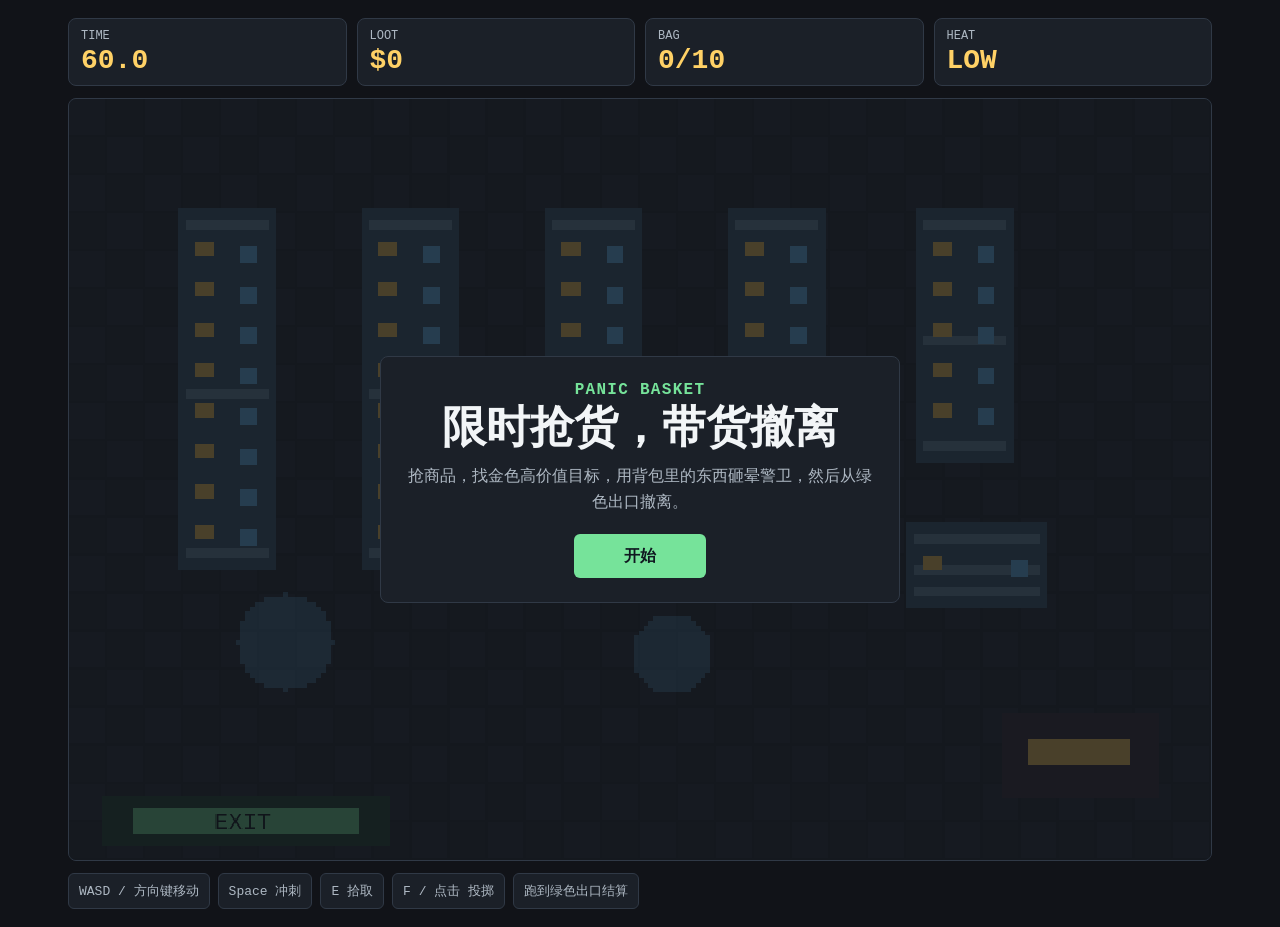
<file: index.html>
<!doctype html>
<html lang="zh-CN">
<head>
  <meta charset="utf-8">
  <meta name="viewport" content="width=device-width, initial-scale=1">
  <title>Panic Basket</title>
  <link rel="stylesheet" href="src/styles.css">
</head>
<body>
  <main class="shell">
    <section class="hud" aria-label="game status">
      <div>
        <span class="label">TIME</span>
        <strong id="time">60.0</strong>
      </div>
      <div>
        <span class="label">LOOT</span>
        <strong id="loot">$0</strong>
      </div>
      <div>
        <span class="label">BAG</span>
        <strong id="bag">0/10</strong>
      </div>
      <div>
        <span class="label">HEAT</span>
        <strong id="heat">LOW</strong>
      </div>
    </section>

    <section class="game-wrap">
      <canvas id="game" width="960" height="640" aria-label="Panic Basket game canvas"></canvas>
      <div id="overlay" class="overlay">
        <div class="panel">
          <p class="kicker">Panic Basket</p>
          <h1>限时抢货，带货撤离</h1>
          <p id="message">抢商品，找金色高价值目标，用背包里的东西砸晕警卫，然后从绿色出口撤离。</p>
          <button id="start">开始</button>
        </div>
      </div>
    </section>

    <section class="controls" aria-label="controls">
      <span>WASD / 方向键移动</span>
      <span>Space 冲刺</span>
      <span>E 拾取</span>
      <span>F / 点击 投掷</span>
      <span>跑到绿色出口结算</span>
    </section>
  </main>
  <script src="src/game.js"></script>
</body>
</html>
</file>
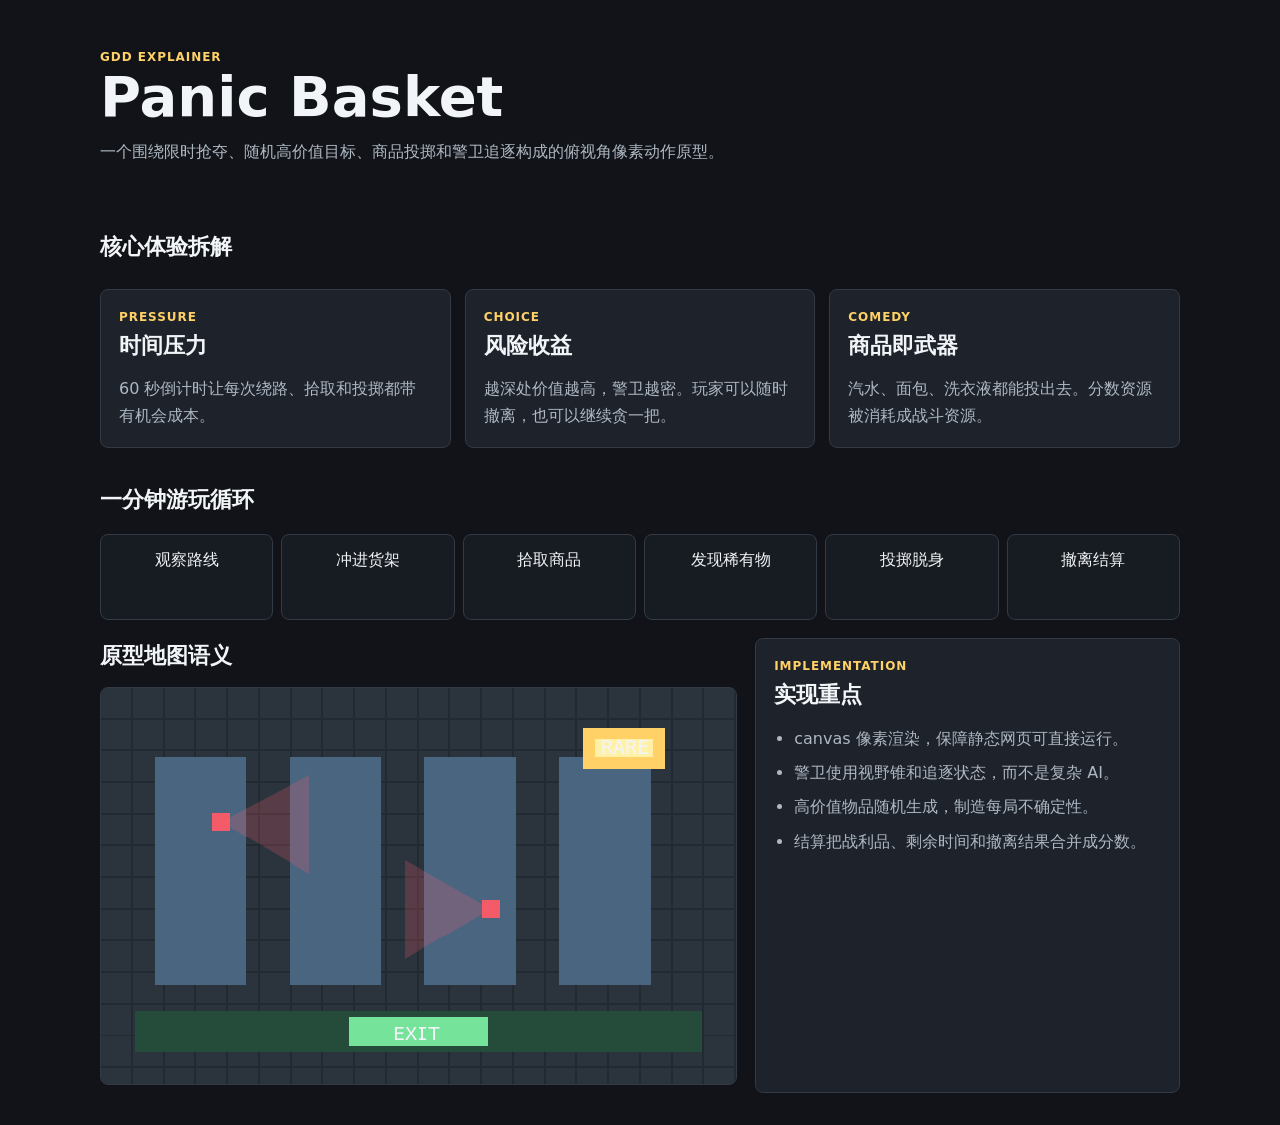
<file: docs/GDD_explainer.html>
<!doctype html>
<html lang="zh-CN">
<head>
  <meta charset="utf-8">
  <meta name="viewport" content="width=device-width, initial-scale=1">
  <title>Panic Basket GDD 解释页</title>
  <style>
    :root {
      color-scheme: dark;
      --bg: #111318;
      --panel: #1d222b;
      --line: #323a46;
      --text: #f2f5f7;
      --muted: #aeb8c3;
      --red: #f45b69;
      --yellow: #ffd166;
      --green: #76e39a;
      --blue: #6ec6ff;
    }
    * { box-sizing: border-box; }
    body {
      margin: 0;
      font-family: system-ui, -apple-system, BlinkMacSystemFont, "Segoe UI", sans-serif;
      background: var(--bg);
      color: var(--text);
      line-height: 1.65;
    }
    header, main { max-width: 1120px; margin: 0 auto; padding: 32px 20px; }
    header { padding-top: 48px; }
    h1 { margin: 0 0 12px; font-size: clamp(32px, 5vw, 56px); line-height: 1.05; }
    h2 { margin: 0 0 12px; font-size: 22px; }
    p { margin: 0; color: var(--muted); }
    .grid { display: grid; grid-template-columns: repeat(3, minmax(0, 1fr)); gap: 14px; margin-top: 24px; }
    .card {
      border: 1px solid var(--line);
      background: var(--panel);
      border-radius: 8px;
      padding: 18px;
      min-height: 150px;
    }
    .tag { color: var(--yellow); font-weight: 800; font-size: 12px; letter-spacing: .08em; text-transform: uppercase; }
    .loop {
      display: grid;
      grid-template-columns: repeat(6, minmax(120px, 1fr));
      gap: 8px;
      margin-top: 16px;
    }
    .step {
      border: 1px solid var(--line);
      background: #171b22;
      padding: 12px;
      border-radius: 8px;
      text-align: center;
      min-height: 86px;
    }
    .map {
      margin-top: 18px;
      display: grid;
      grid-template-columns: 1.2fr .8fr;
      gap: 18px;
      align-items: stretch;
    }
    canvas {
      width: 100%;
      aspect-ratio: 16 / 10;
      border: 1px solid var(--line);
      image-rendering: pixelated;
      background: #222a31;
      border-radius: 8px;
    }
    ul { margin: 0; padding-left: 20px; color: var(--muted); }
    li + li { margin-top: 8px; }
    @media (max-width: 840px) {
      .grid, .map { grid-template-columns: 1fr; }
      .loop { grid-template-columns: repeat(2, minmax(120px, 1fr)); }
    }
  </style>
</head>
<body>
  <header>
    <div class="tag">GDD Explainer</div>
    <h1>Panic Basket</h1>
    <p>一个围绕限时抢夺、随机高价值目标、商品投掷和警卫追逐构成的俯视角像素动作原型。</p>
  </header>
  <main>
    <section>
      <h2>核心体验拆解</h2>
      <div class="grid">
        <article class="card">
          <div class="tag">Pressure</div>
          <h2>时间压力</h2>
          <p>60 秒倒计时让每次绕路、拾取和投掷都带有机会成本。</p>
        </article>
        <article class="card">
          <div class="tag">Choice</div>
          <h2>风险收益</h2>
          <p>越深处价值越高，警卫越密。玩家可以随时撤离，也可以继续贪一把。</p>
        </article>
        <article class="card">
          <div class="tag">Comedy</div>
          <h2>商品即武器</h2>
          <p>汽水、面包、洗衣液都能投出去。分数资源被消耗成战斗资源。</p>
        </article>
      </div>
    </section>

    <section style="margin-top: 34px;">
      <h2>一分钟游玩循环</h2>
      <div class="loop">
        <div class="step">观察路线</div>
        <div class="step">冲进货架</div>
        <div class="step">拾取商品</div>
        <div class="step">发现稀有物</div>
        <div class="step">投掷脱身</div>
        <div class="step">撤离结算</div>
      </div>
    </section>

    <section class="map">
      <div>
        <h2>原型地图语义</h2>
        <canvas id="diagram" width="640" height="400"></canvas>
      </div>
      <div class="card">
        <div class="tag">Implementation</div>
        <h2>实现重点</h2>
        <ul>
          <li>canvas 像素渲染，保障静态网页可直接运行。</li>
          <li>警卫使用视野锥和追逐状态，而不是复杂 AI。</li>
          <li>高价值物品随机生成，制造每局不确定性。</li>
          <li>结算把战利品、剩余时间和撤离结果合并成分数。</li>
        </ul>
      </div>
    </section>
  </main>
  <script>
    const canvas = document.getElementById('diagram');
    const ctx = canvas.getContext('2d');
    ctx.imageSmoothingEnabled = false;
    ctx.fillStyle = '#222a31';
    ctx.fillRect(0, 0, 640, 400);
    const rect = (x, y, w, h, c) => { ctx.fillStyle = c; ctx.fillRect(x, y, w, h); };
    for (let y = 0; y < 400; y += 32) for (let x = 0; x < 640; x += 32) rect(x, y, 30, 30, '#2b333d');
    rect(54, 70, 92, 230, '#4a6580');
    rect(190, 70, 92, 230, '#4a6580');
    rect(326, 70, 92, 230, '#4a6580');
    rect(462, 70, 92, 230, '#4a6580');
    rect(34, 326, 572, 42, '#254c3a');
    rect(250, 332, 140, 30, '#76e39a');
    rect(486, 40, 82, 42, '#ffd166');
    rect(498, 52, 58, 18, '#fff1a8');
    rect(112, 126, 18, 18, '#f45b69');
    rect(384, 214, 18, 18, '#f45b69');
    ctx.globalAlpha = .22;
    ctx.fillStyle = '#f45b69';
    ctx.beginPath();
    ctx.moveTo(121, 135); ctx.lineTo(210, 88); ctx.lineTo(210, 188); ctx.closePath(); ctx.fill();
    ctx.beginPath();
    ctx.moveTo(393, 223); ctx.lineTo(306, 174); ctx.lineTo(306, 274); ctx.closePath(); ctx.fill();
    ctx.globalAlpha = 1;
    ctx.fillStyle = '#f2f5f7';
    ctx.font = '20px monospace';
    ctx.fillText('EXIT', 294, 356);
    ctx.fillText('RARE', 504, 67);
  </script>
</body>
</html>
</file>
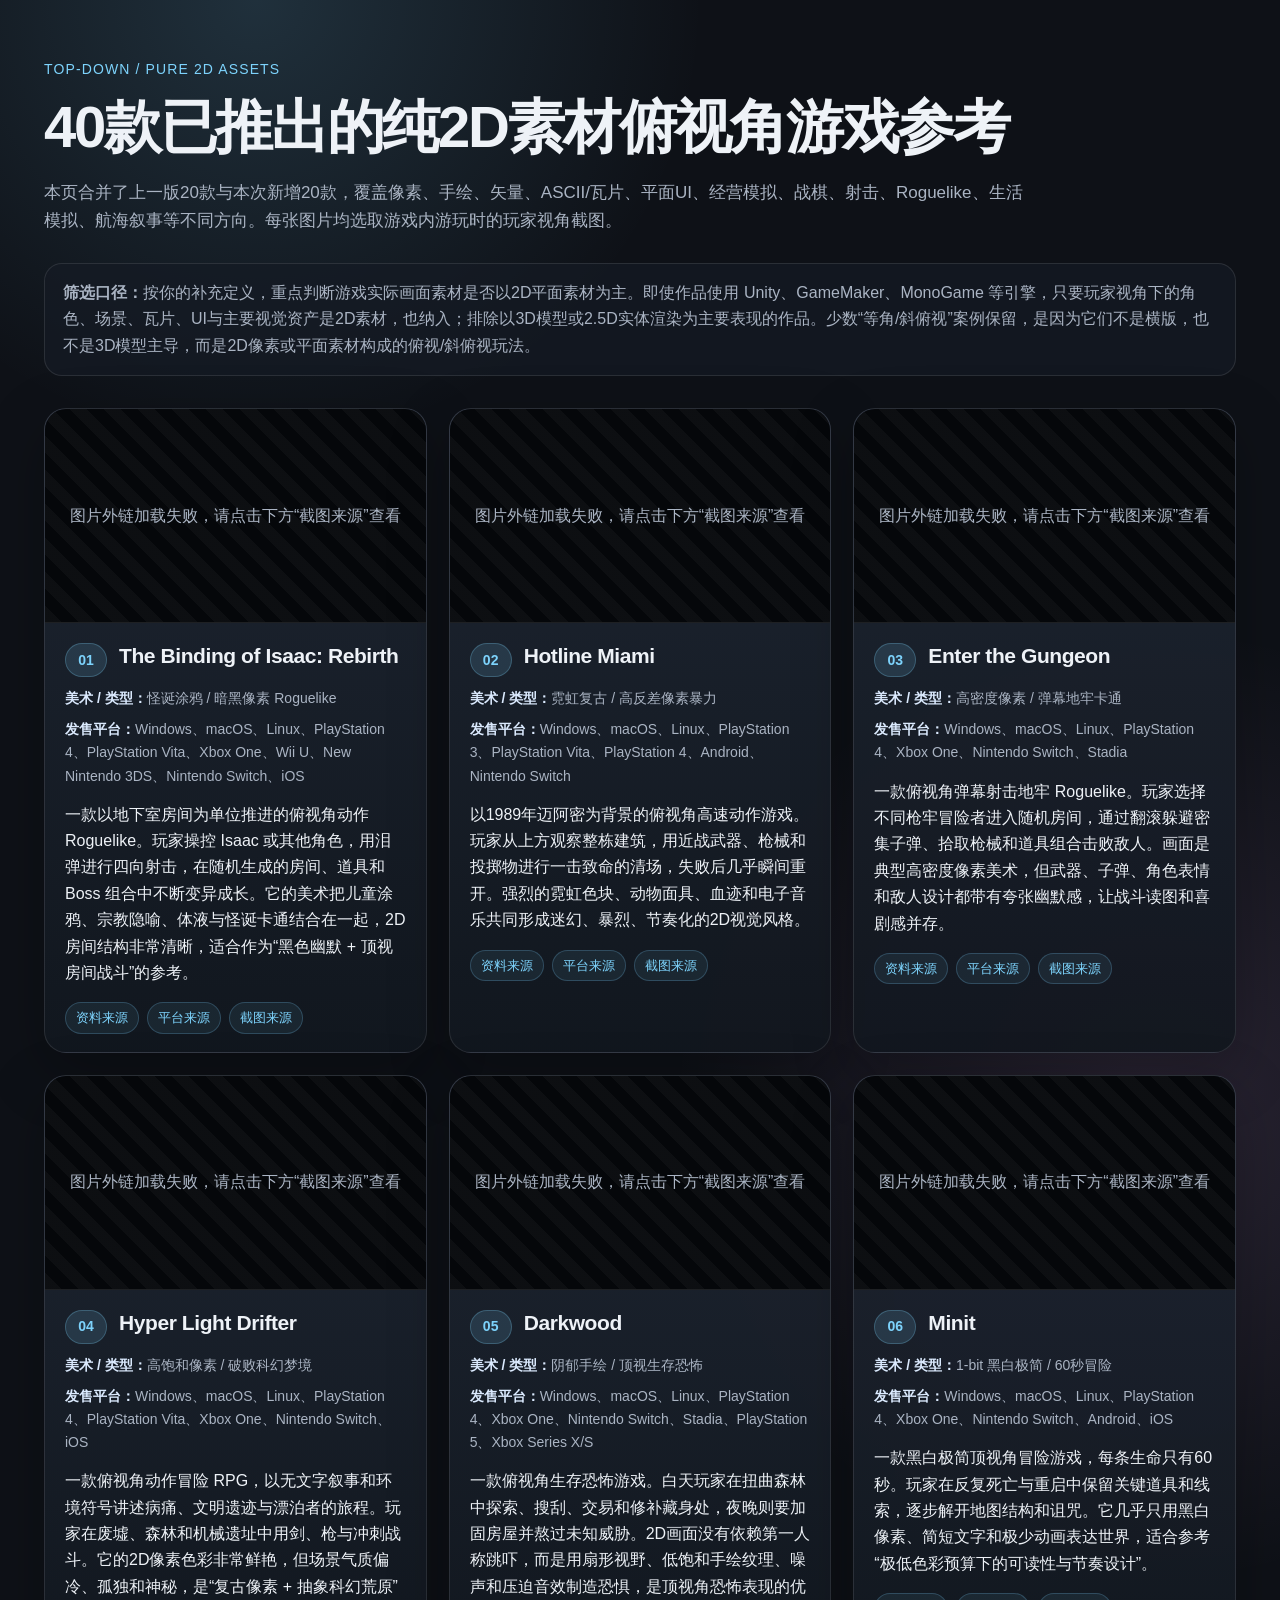
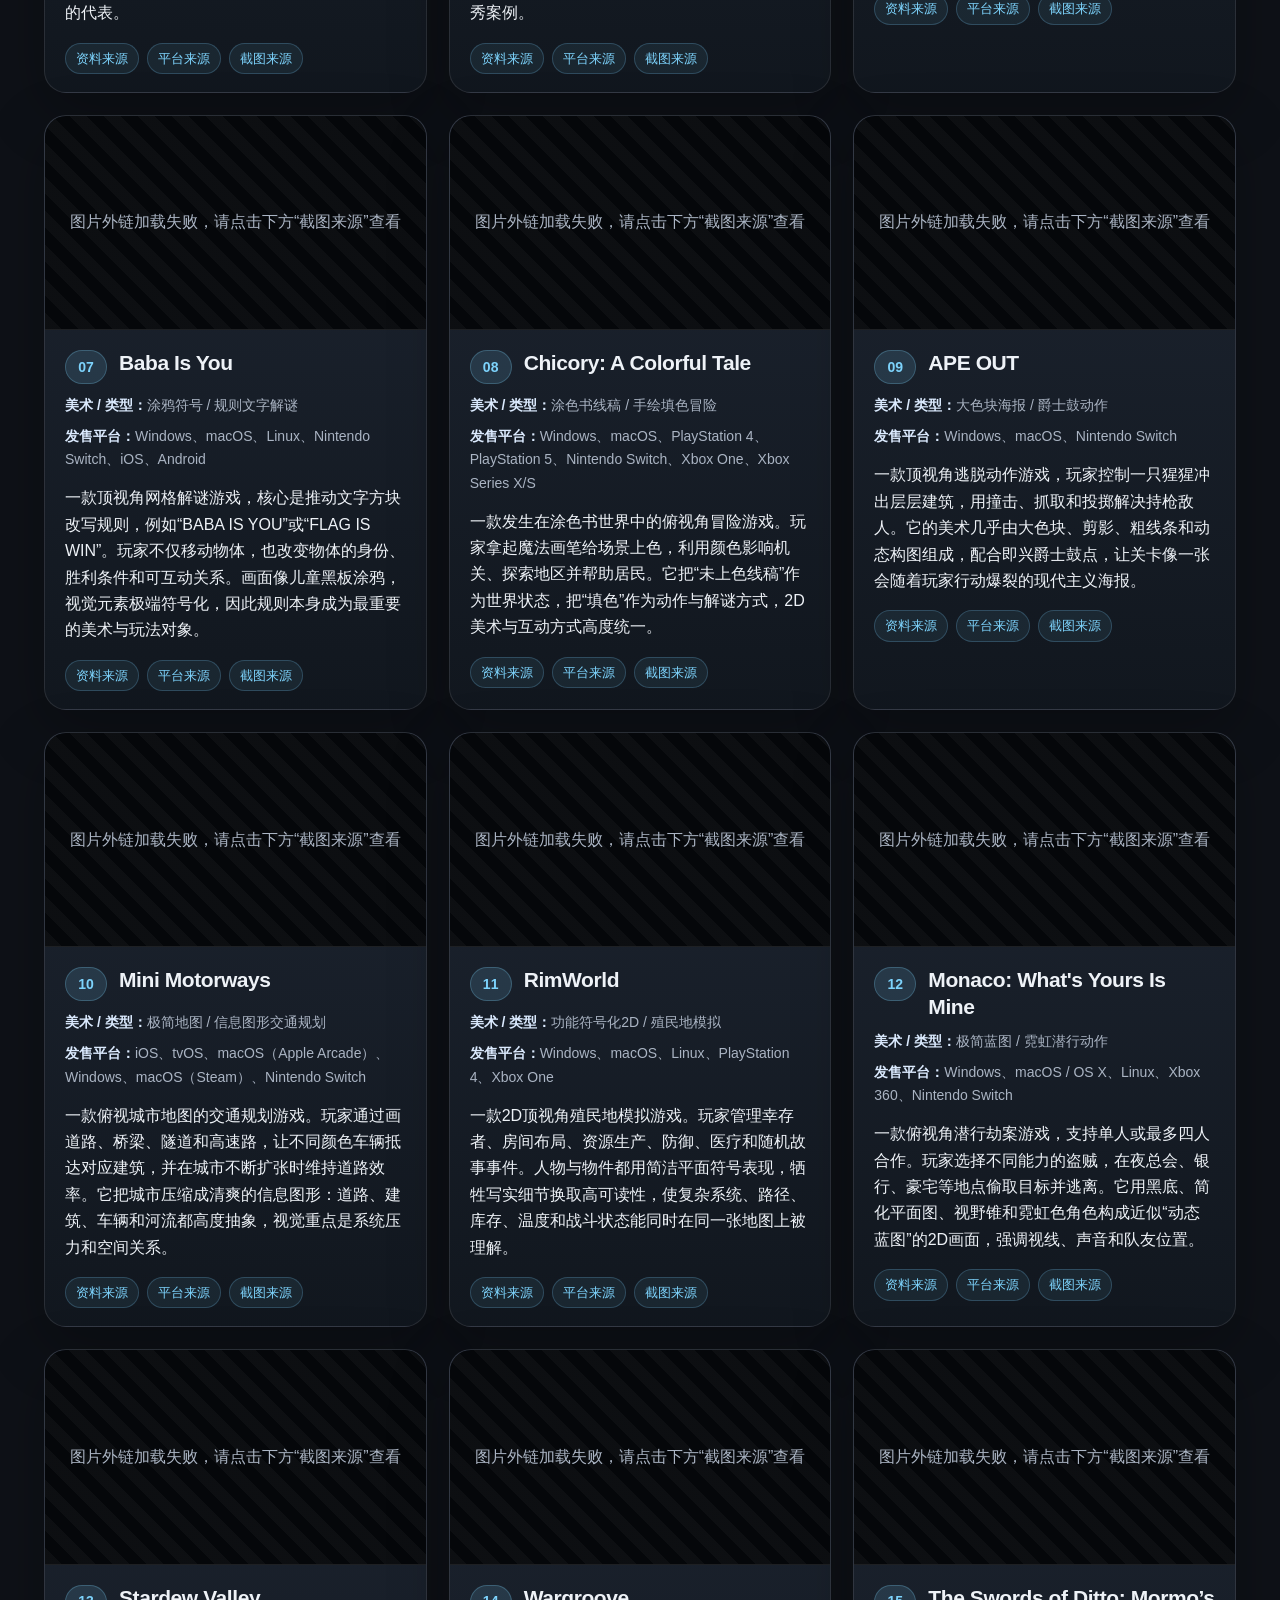
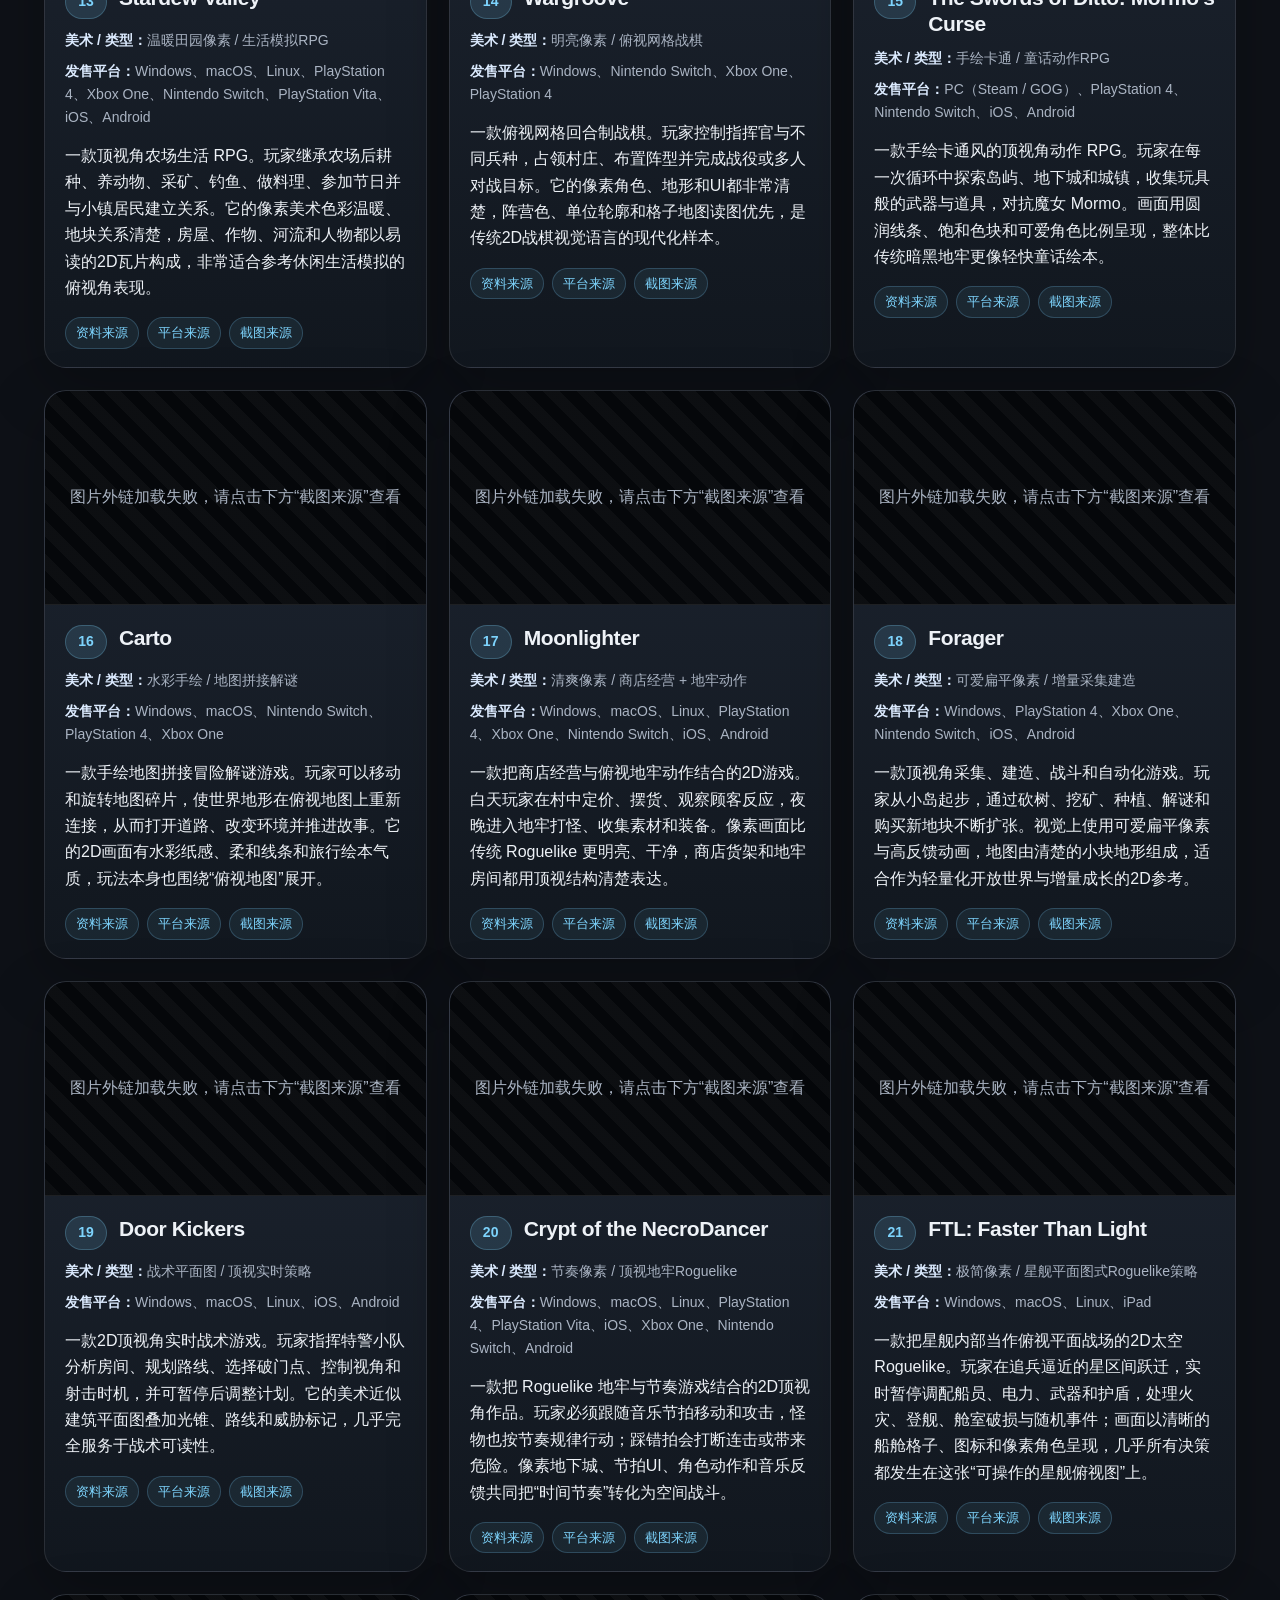
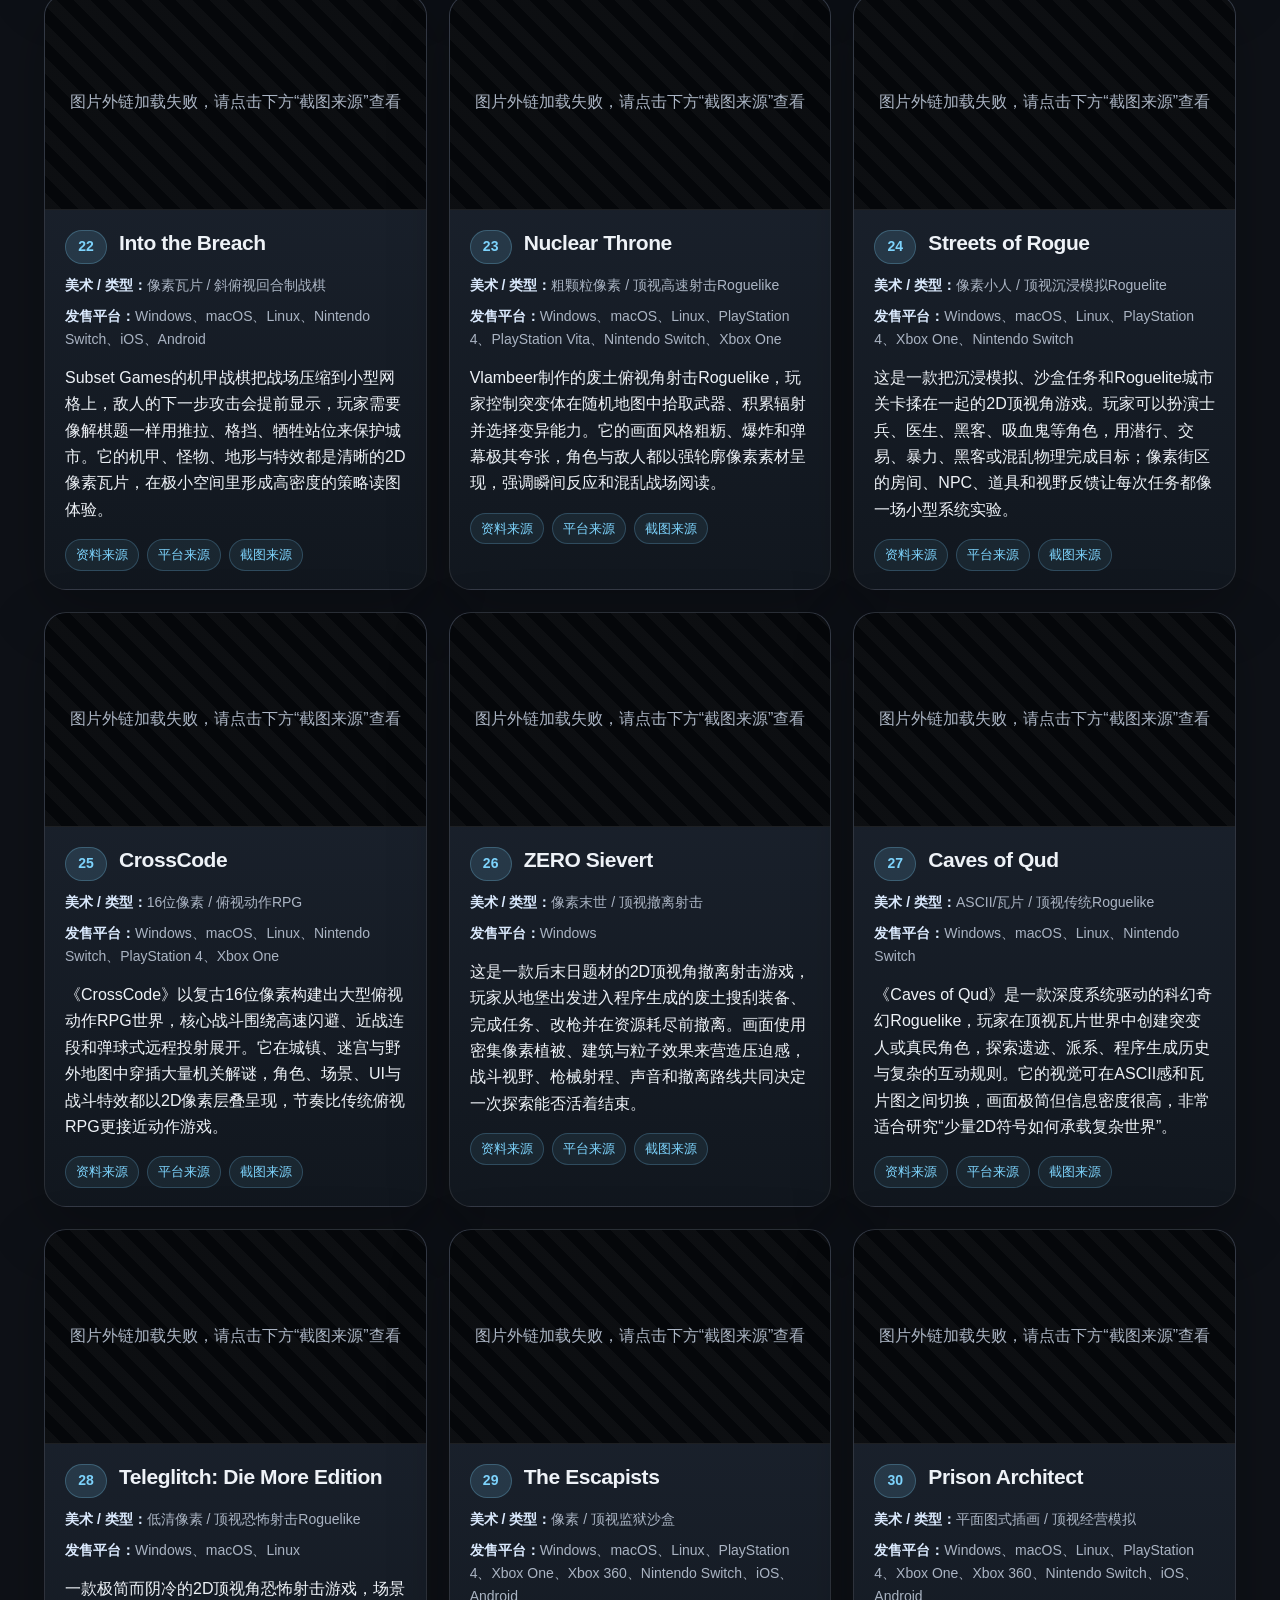
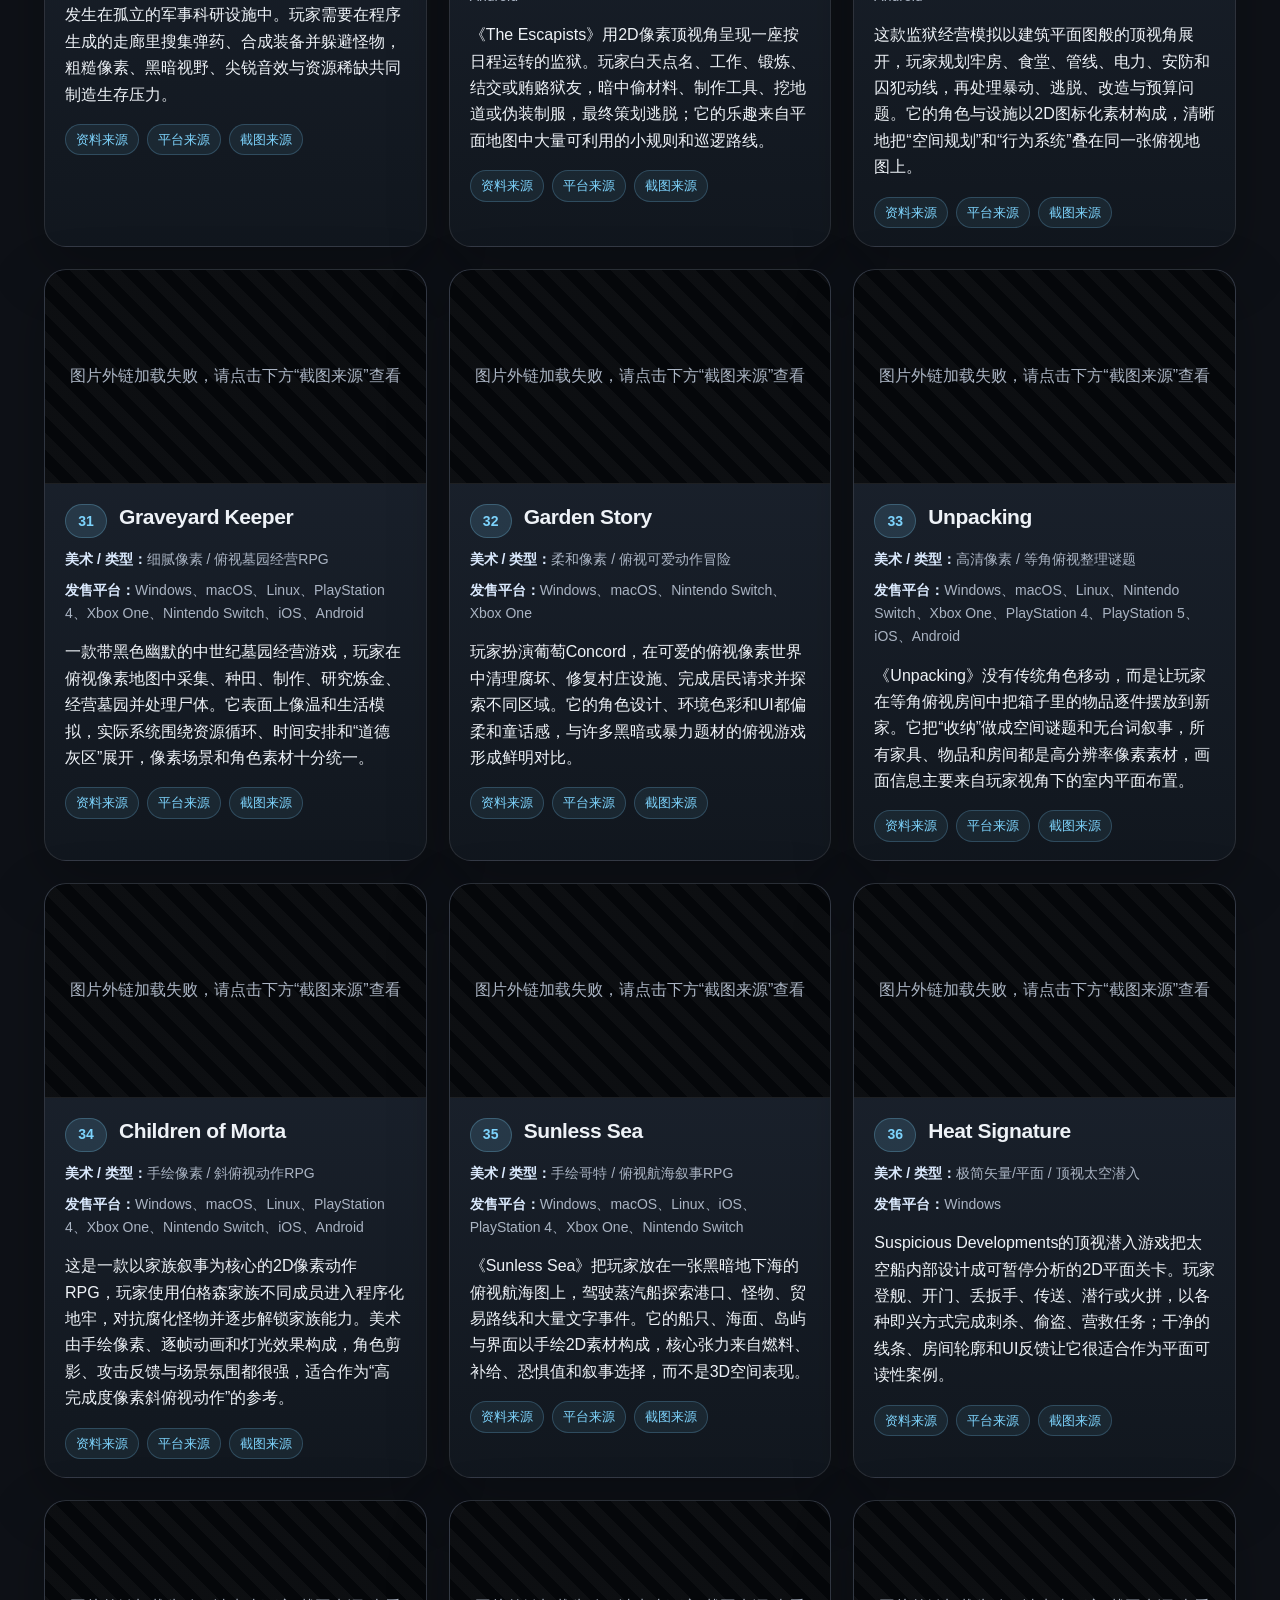
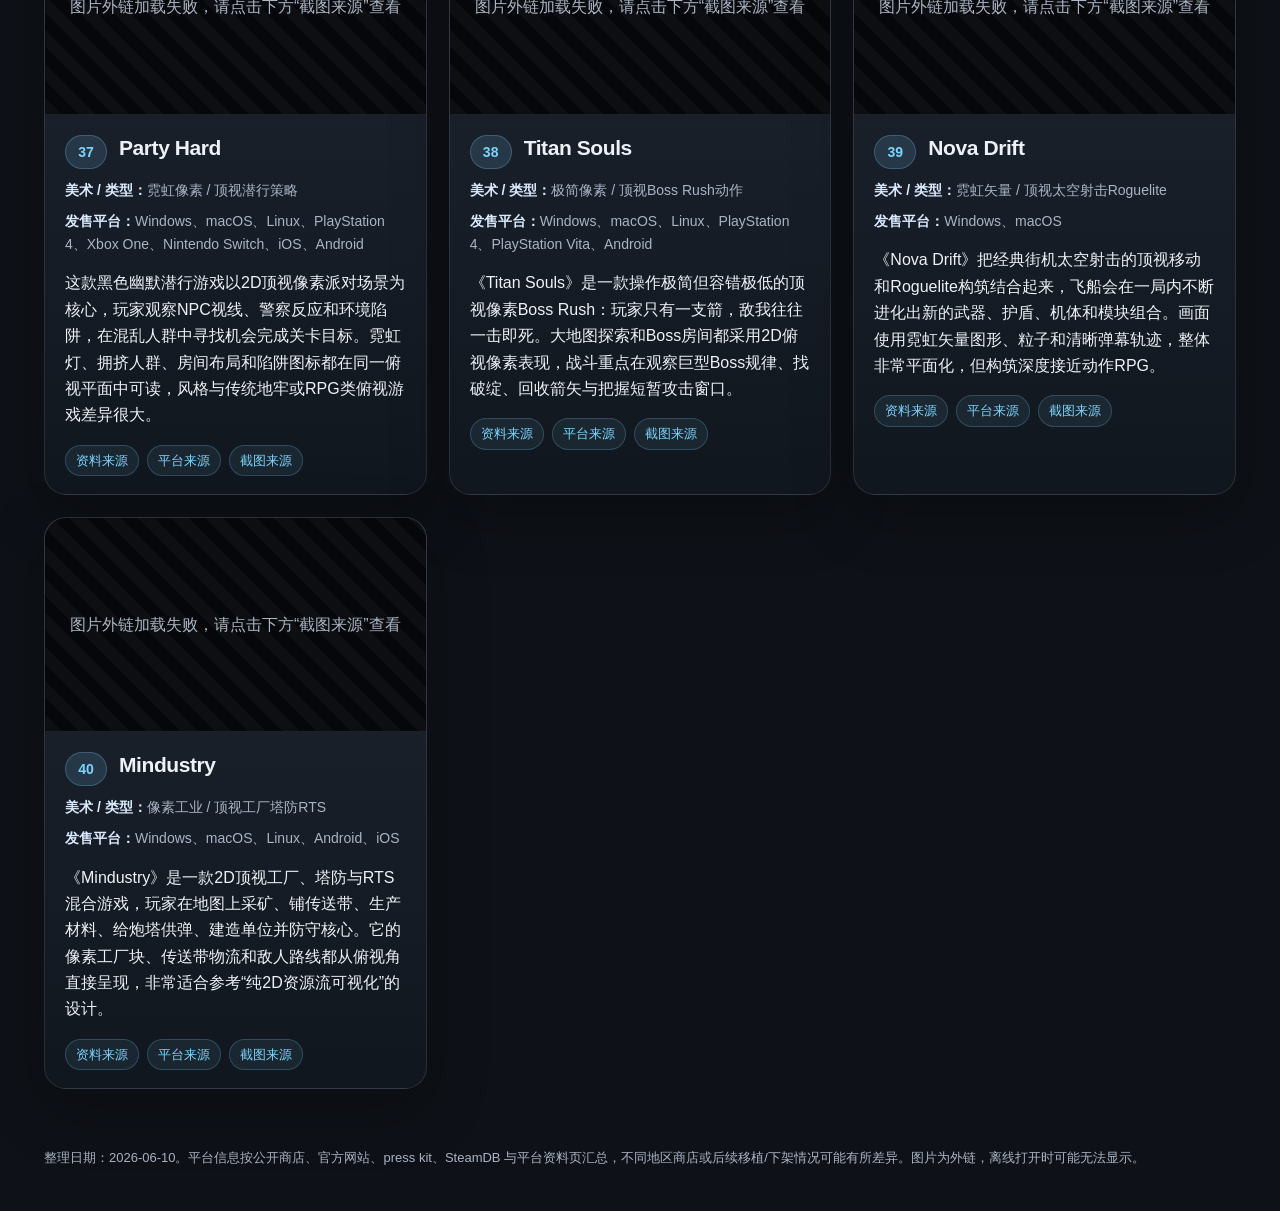
<file: Wiki/top_down_2d_games.html>
<!doctype html>
<html lang="zh-CN">
<head>
  <meta charset="utf-8">
  <meta name="viewport" content="width=device-width, initial-scale=1">
  <title>40款已推出的纯2D素材俯视角游戏参考</title>
  <style>
:root {
  color-scheme: dark;
  --bg: #0e1117;
  --panel: #161b24;
  --panel-2: #1f2633;
  --text: #eef2f7;
  --muted: #aab4c3;
  --accent: #7dd3fc;
  --accent-2: #f0abfc;
  --line: rgba(255, 255, 255, 0.10);
}
* { box-sizing: border-box; }
body {
  margin: 0;
  font-family: -apple-system, BlinkMacSystemFont, "Segoe UI", "PingFang SC", "Hiragino Sans GB", "Microsoft YaHei", Arial, sans-serif;
  background:
    radial-gradient(circle at 20% 0%, rgba(125, 211, 252, 0.16), transparent 28rem),
    radial-gradient(circle at 90% 12%, rgba(240, 171, 252, 0.12), transparent 30rem),
    var(--bg);
  color: var(--text);
  line-height: 1.65;
}
a { color: var(--accent); text-decoration: none; }
a:hover { text-decoration: underline; }
header {
  max-width: 1240px;
  margin: 0 auto;
  padding: 56px 24px 28px;
}
.eyebrow {
  display: inline-flex;
  gap: 8px;
  align-items: center;
  margin-bottom: 14px;
  color: var(--accent);
  font-size: 14px;
  letter-spacing: 0.08em;
  text-transform: uppercase;
}
h1 {
  margin: 0;
  font-size: clamp(32px, 5vw, 58px);
  line-height: 1.1;
  letter-spacing: -0.04em;
}
.lead {
  max-width: 980px;
  margin: 20px 0 0;
  color: var(--muted);
  font-size: 17px;
}
.note-box {
  max-width: 1240px;
  margin: 0 auto 22px;
  padding: 0 24px;
}
.note-box > div {
  border: 1px solid var(--line);
  background: rgba(22, 27, 36, 0.72);
  border-radius: 18px;
  padding: 16px 18px;
  color: var(--muted);
}
.grid {
  max-width: 1240px;
  margin: 0 auto;
  padding: 10px 24px 58px;
  display: grid;
  grid-template-columns: repeat(auto-fit, minmax(330px, 1fr));
  gap: 22px;
}
.card {
  position: relative;
  overflow: hidden;
  border: 1px solid var(--line);
  border-radius: 22px;
  background: linear-gradient(180deg, rgba(31, 38, 51, 0.94), rgba(18, 23, 31, 0.94));
  box-shadow: 0 20px 60px rgba(0, 0, 0, 0.25);
}
.image-wrap {
  position: relative;
  display: flex;
  align-items: center;
  justify-content: center;
  aspect-ratio: 16 / 9;
  background: #05070a;
  border-bottom: 1px solid var(--line);
}
.image-wrap img {
  width: 100%;
  height: 100%;
  object-fit: contain;
  display: block;
}
.image-wrap.broken::after {
  content: "图片外链加载失败，请点击下方“截图来源”查看";
  position: absolute;
  inset: 0;
  display: grid;
  place-items: center;
  padding: 20px;
  text-align: center;
  color: var(--muted);
  background: repeating-linear-gradient(45deg, rgba(255,255,255,0.03), rgba(255,255,255,0.03) 12px, transparent 12px, transparent 24px);
}
.content { padding: 20px 20px 18px; }
.title-row {
  display: flex;
  align-items: flex-start;
  gap: 12px;
  margin-bottom: 10px;
}
.num {
  flex: 0 0 auto;
  min-width: 42px;
  height: 34px;
  display: inline-grid;
  place-items: center;
  border-radius: 999px;
  background: rgba(125, 211, 252, 0.14);
  color: var(--accent);
  font-weight: 700;
  font-size: 14px;
  border: 1px solid rgba(125, 211, 252, 0.25);
}
h2 {
  margin: 0;
  font-size: 21px;
  line-height: 1.25;
  letter-spacing: -0.02em;
}
.meta {
  margin: 8px 0;
  color: var(--muted);
  font-size: 14px;
}
.meta b { color: #dbeafe; font-weight: 650; }
p { margin: 14px 0 0; }
.links {
  display: flex;
  flex-wrap: wrap;
  gap: 8px;
  margin-top: 16px;
}
.links a {
  display: inline-flex;
  align-items: center;
  min-height: 30px;
  padding: 4px 10px;
  border: 1px solid rgba(125, 211, 252, 0.22);
  border-radius: 999px;
  background: rgba(125, 211, 252, 0.08);
  font-size: 13px;
}
footer {
  max-width: 1240px;
  margin: 0 auto;
  padding: 0 24px 42px;
  color: var(--muted);
  font-size: 13px;
}
@media (max-width: 520px) {
  header { padding-top: 36px; }
  .grid { grid-template-columns: 1fr; padding-inline: 14px; }
  .note-box { padding-inline: 14px; }
  header, footer { padding-inline: 14px; }
  .content { padding: 16px; }
}
</style>
</head>
<body>
  <header>
    <div class="eyebrow">Top-down / Pure 2D Assets</div>
    <h1>40款已推出的纯2D素材俯视角游戏参考</h1>
    <p class="lead">本页合并了上一版20款与本次新增20款，覆盖像素、手绘、矢量、ASCII/瓦片、平面UI、经营模拟、战棋、射击、Roguelike、生活模拟、航海叙事等不同方向。每张图片均选取游戏内游玩时的玩家视角截图。</p>
  </header>

  <section class="note-box">
    <div>
      <b>筛选口径：</b>按你的补充定义，重点判断游戏实际画面素材是否以2D平面素材为主。即使作品使用 Unity、GameMaker、MonoGame 等引擎，只要玩家视角下的角色、场景、瓦片、UI与主要视觉资产是2D素材，也纳入；排除以3D模型或2.5D实体渲染为主要表现的作品。少数“等角/斜俯视”案例保留，是因为它们不是横版，也不是3D模型主导，而是2D像素或平面素材构成的俯视/斜俯视玩法。
    </div>
  </section>

  <main class="grid">
    <article class="card">
      <div class="image-wrap">
        <img src="https://shared.fastly.steamstatic.com/store_item_assets/steam/apps/250900/ss_ffac64b3c52a148ed6100c8b0ab87d011274991c.1920x1080.jpg?t=1731977365" alt="The Binding of Isaac: Rebirth 游戏内俯视角游玩截图" loading="lazy" decoding="async" referrerpolicy="no-referrer" onerror="handleImgError(this)">
      </div>
      <div class="content">
        <div class="title-row"><span class="num">01</span><h2>The Binding of Isaac: Rebirth</h2></div>
        <div class="meta"><b>美术 / 类型：</b>怪诞涂鸦 / 暗黑像素 Roguelike</div>
        <div class="meta"><b>发售平台：</b>Windows、macOS、Linux、PlayStation 4、PlayStation Vita、Xbox One、Wii U、New Nintendo 3DS、Nintendo Switch、iOS</div>
        <p>一款以地下室房间为单位推进的俯视角动作 Roguelike。玩家操控 Isaac 或其他角色，用泪弹进行四向射击，在随机生成的房间、道具和 Boss 组合中不断变异成长。它的美术把儿童涂鸦、宗教隐喻、体液与怪诞卡通结合在一起，2D房间结构非常清晰，适合作为“黑色幽默 + 顶视房间战斗”的参考。</p>
        <div class="links">
          <a href="https://store.steampowered.com/app/250900/The_Binding_of_Isaac_Rebirth/" target="_blank" rel="noopener noreferrer">资料来源</a>
          <a href="https://en.wikipedia.org/wiki/The_Binding_of_Isaac:_Rebirth" target="_blank" rel="noopener noreferrer">平台来源</a>
          <a href="https://store.steampowered.com/app/250900/The_Binding_of_Isaac_Rebirth/" target="_blank" rel="noopener noreferrer">截图来源</a>
        </div>
      </div>
    </article>
    <article class="card">
      <div class="image-wrap">
        <img src="https://shared.fastly.steamstatic.com/store_item_assets/steam/apps/219150/ss_a868b45895c06a2e45a6f6a8646c4574b0157525.1920x1080.jpg?t=1686261983" alt="Hotline Miami 游戏内俯视角游玩截图" loading="lazy" decoding="async" referrerpolicy="no-referrer" onerror="handleImgError(this)">
      </div>
      <div class="content">
        <div class="title-row"><span class="num">02</span><h2>Hotline Miami</h2></div>
        <div class="meta"><b>美术 / 类型：</b>霓虹复古 / 高反差像素暴力</div>
        <div class="meta"><b>发售平台：</b>Windows、macOS、Linux、PlayStation 3、PlayStation Vita、PlayStation 4、Android、Nintendo Switch</div>
        <p>以1989年迈阿密为背景的俯视角高速动作游戏。玩家从上方观察整栋建筑，用近战武器、枪械和投掷物进行一击致命的清场，失败后几乎瞬间重开。强烈的霓虹色块、动物面具、血迹和电子音乐共同形成迷幻、暴烈、节奏化的2D视觉风格。</p>
        <div class="links">
          <a href="https://store.steampowered.com/app/219150/Hotline_Miami/" target="_blank" rel="noopener noreferrer">资料来源</a>
          <a href="https://en.wikipedia.org/wiki/Hotline_Miami" target="_blank" rel="noopener noreferrer">平台来源</a>
          <a href="https://store.steampowered.com/app/219150/Hotline_Miami/" target="_blank" rel="noopener noreferrer">截图来源</a>
        </div>
      </div>
    </article>
    <article class="card">
      <div class="image-wrap">
        <img src="https://shared.fastly.steamstatic.com/store_item_assets/steam/apps/311690/ss_703de0f20d4a817d3a320241f4e9ac7f7fa95bc1.1920x1080.jpg?t=1779733990" alt="Enter the Gungeon 游戏内俯视角游玩截图" loading="lazy" decoding="async" referrerpolicy="no-referrer" onerror="handleImgError(this)">
      </div>
      <div class="content">
        <div class="title-row"><span class="num">03</span><h2>Enter the Gungeon</h2></div>
        <div class="meta"><b>美术 / 类型：</b>高密度像素 / 弹幕地牢卡通</div>
        <div class="meta"><b>发售平台：</b>Windows、macOS、Linux、PlayStation 4、Xbox One、Nintendo Switch、Stadia</div>
        <p>一款俯视角弹幕射击地牢 Roguelike。玩家选择不同枪牢冒险者进入随机房间，通过翻滚躲避密集子弹、拾取枪械和道具组合击败敌人。画面是典型高密度像素美术，但武器、子弹、角色表情和敌人设计都带有夸张幽默感，让战斗读图和喜剧感并存。</p>
        <div class="links">
          <a href="https://store.steampowered.com/app/311690/Enter_the_Gungeon/" target="_blank" rel="noopener noreferrer">资料来源</a>
          <a href="https://en.wikipedia.org/wiki/Enter_the_Gungeon" target="_blank" rel="noopener noreferrer">平台来源</a>
          <a href="https://store.steampowered.com/app/311690/Enter_the_Gungeon/" target="_blank" rel="noopener noreferrer">截图来源</a>
        </div>
      </div>
    </article>
    <article class="card">
      <div class="image-wrap">
        <img src="https://cdn.mobygames.com/screenshots/16036828-hyper-light-drifter-windows-a-hectic-battle-not-going-so-well.png" alt="Hyper Light Drifter 游戏内俯视角游玩截图" loading="lazy" decoding="async" referrerpolicy="no-referrer" onerror="handleImgError(this)">
      </div>
      <div class="content">
        <div class="title-row"><span class="num">04</span><h2>Hyper Light Drifter</h2></div>
        <div class="meta"><b>美术 / 类型：</b>高饱和像素 / 破败科幻梦境</div>
        <div class="meta"><b>发售平台：</b>Windows、macOS、Linux、PlayStation 4、PlayStation Vita、Xbox One、Nintendo Switch、iOS</div>
        <p>一款俯视角动作冒险 RPG，以无文字叙事和环境符号讲述病痛、文明遗迹与漂泊者的旅程。玩家在废墟、森林和机械遗址中用剑、枪与冲刺战斗。它的2D像素色彩非常鲜艳，但场景气质偏冷、孤独和神秘，是“复古像素 + 抽象科幻荒原”的代表。</p>
        <div class="links">
          <a href="https://store.steampowered.com/app/257850/Hyper_Light_Drifter/" target="_blank" rel="noopener noreferrer">资料来源</a>
          <a href="https://en.wikipedia.org/wiki/Hyper_Light_Drifter" target="_blank" rel="noopener noreferrer">平台来源</a>
          <a href="https://www.mobygames.com/game/73922/hyper-light-drifter/screenshots/windows/" target="_blank" rel="noopener noreferrer">截图来源</a>
        </div>
      </div>
    </article>
    <article class="card">
      <div class="image-wrap">
        <img src="https://media.rawg.io/media/screenshots/3b4/3b4ae19dbd291095fda71700c3fa03b6.jpg" data-fallback="https://media.rawg.io/media/resize/640/-/screenshots/3b4/3b4ae19dbd291095fda71700c3fa03b6.jpg" alt="Darkwood 游戏内俯视角游玩截图" loading="lazy" decoding="async" referrerpolicy="no-referrer" onerror="handleImgError(this)">
      </div>
      <div class="content">
        <div class="title-row"><span class="num">05</span><h2>Darkwood</h2></div>
        <div class="meta"><b>美术 / 类型：</b>阴郁手绘 / 顶视生存恐怖</div>
        <div class="meta"><b>发售平台：</b>Windows、macOS、Linux、PlayStation 4、Xbox One、Nintendo Switch、Stadia、PlayStation 5、Xbox Series X/S</div>
        <p>一款俯视角生存恐怖游戏。白天玩家在扭曲森林中探索、搜刮、交易和修补藏身处，夜晚则要加固房屋并熬过未知威胁。2D画面没有依赖第一人称跳吓，而是用扇形视野、低饱和手绘纹理、噪声和压迫音效制造恐惧，是顶视角恐怖表现的优秀案例。</p>
        <div class="links">
          <a href="https://store.steampowered.com/app/274520/Darkwood/" target="_blank" rel="noopener noreferrer">资料来源</a>
          <a href="https://en.wikipedia.org/wiki/Darkwood" target="_blank" rel="noopener noreferrer">平台来源</a>
          <a href="https://rawg.io/games/darkwood/screenshots" target="_blank" rel="noopener noreferrer">截图来源</a>
        </div>
      </div>
    </article>
    <article class="card">
      <div class="image-wrap">
        <img src="https://assets.topics.apps-jp.nintendo.com/image/2019/08/29030612516330/400/00001235_04.jpg" alt="Minit 游戏内俯视角游玩截图" loading="lazy" decoding="async" referrerpolicy="no-referrer" onerror="handleImgError(this)">
      </div>
      <div class="content">
        <div class="title-row"><span class="num">06</span><h2>Minit</h2></div>
        <div class="meta"><b>美术 / 类型：</b>1-bit 黑白极简 / 60秒冒险</div>
        <div class="meta"><b>发售平台：</b>Windows、macOS、Linux、PlayStation 4、Xbox One、Nintendo Switch、Android、iOS</div>
        <p>一款黑白极简顶视角冒险游戏，每条生命只有60秒。玩家在反复死亡与重启中保留关键道具和线索，逐步解开地图结构和诅咒。它几乎只用黑白像素、简短文字和极少动画表达世界，适合参考“极低色彩预算下的可读性与节奏设计”。</p>
        <div class="links">
          <a href="https://store.steampowered.com/app/609490/Minit/" target="_blank" rel="noopener noreferrer">资料来源</a>
          <a href="https://en.wikipedia.org/wiki/Minit_(video_game)" target="_blank" rel="noopener noreferrer">平台来源</a>
          <a href="https://topics.nintendo.co.jp/article/0bcf6daa-bdd0-11e9-b641-063b7ac45a6d" target="_blank" rel="noopener noreferrer">截图来源</a>
        </div>
      </div>
    </article>
    <article class="card">
      <div class="image-wrap">
        <img src="https://shared.akamai.steamstatic.com/store_item_assets/steam/apps/736260/extras/778449dc1167dd2097c1333c613db785.avif?t=1760102539" alt="Baba Is You 游戏内俯视角游玩截图" loading="lazy" decoding="async" referrerpolicy="no-referrer" onerror="handleImgError(this)">
      </div>
      <div class="content">
        <div class="title-row"><span class="num">07</span><h2>Baba Is You</h2></div>
        <div class="meta"><b>美术 / 类型：</b>涂鸦符号 / 规则文字解谜</div>
        <div class="meta"><b>发售平台：</b>Windows、macOS、Linux、Nintendo Switch、iOS、Android</div>
        <p>一款顶视角网格解谜游戏，核心是推动文字方块改写规则，例如“BABA IS YOU”或“FLAG IS WIN”。玩家不仅移动物体，也改变物体的身份、胜利条件和可互动关系。画面像儿童黑板涂鸦，视觉元素极端符号化，因此规则本身成为最重要的美术与玩法对象。</p>
        <div class="links">
          <a href="https://store.steampowered.com/app/736260/Baba_Is_You/" target="_blank" rel="noopener noreferrer">资料来源</a>
          <a href="https://en.wikipedia.org/wiki/Baba_Is_You" target="_blank" rel="noopener noreferrer">平台来源</a>
          <a href="https://store.steampowered.com/app/736260/Baba_Is_You/" target="_blank" rel="noopener noreferrer">截图来源</a>
        </div>
      </div>
    </article>
    <article class="card">
      <div class="image-wrap">
        <img src="https://shared.fastly.steamstatic.com/store_item_assets/steam/apps/1123450/ss_9e46f9eaaf395c41aacba63a739670abd9255c7d.1920x1080.jpg?t=1756392807" alt="Chicory: A Colorful Tale 游戏内俯视角游玩截图" loading="lazy" decoding="async" referrerpolicy="no-referrer" onerror="handleImgError(this)">
      </div>
      <div class="content">
        <div class="title-row"><span class="num">08</span><h2>Chicory: A Colorful Tale</h2></div>
        <div class="meta"><b>美术 / 类型：</b>涂色书线稿 / 手绘填色冒险</div>
        <div class="meta"><b>发售平台：</b>Windows、macOS、PlayStation 4、PlayStation 5、Nintendo Switch、Xbox One、Xbox Series X/S</div>
        <p>一款发生在涂色书世界中的俯视角冒险游戏。玩家拿起魔法画笔给场景上色，利用颜色影响机关、探索地区并帮助居民。它把“未上色线稿”作为世界状态，把“填色”作为动作与解谜方式，2D美术与互动方式高度统一。</p>
        <div class="links">
          <a href="https://store.steampowered.com/app/1123450/Chicory_A_Colorful_Tale/" target="_blank" rel="noopener noreferrer">资料来源</a>
          <a href="https://en.wikipedia.org/wiki/Chicory:_A_Colorful_Tale" target="_blank" rel="noopener noreferrer">平台来源</a>
          <a href="https://store.steampowered.com/app/1123450/Chicory_A_Colorful_Tale/" target="_blank" rel="noopener noreferrer">截图来源</a>
        </div>
      </div>
    </article>
    <article class="card">
      <div class="image-wrap">
        <img src="https://media.rawg.io/media/screenshots/096/09607312ed486dbfa823e83f2b445e44.jpg" data-fallback="https://media.rawg.io/media/resize/640/-/screenshots/096/09607312ed486dbfa823e83f2b445e44.jpg" alt="APE OUT 游戏内俯视角游玩截图" loading="lazy" decoding="async" referrerpolicy="no-referrer" onerror="handleImgError(this)">
      </div>
      <div class="content">
        <div class="title-row"><span class="num">09</span><h2>APE OUT</h2></div>
        <div class="meta"><b>美术 / 类型：</b>大色块海报 / 爵士鼓动作</div>
        <div class="meta"><b>发售平台：</b>Windows、macOS、Nintendo Switch</div>
        <p>一款顶视角逃脱动作游戏，玩家控制一只猩猩冲出层层建筑，用撞击、抓取和投掷解决持枪敌人。它的美术几乎由大色块、剪影、粗线条和动态构图组成，配合即兴爵士鼓点，让关卡像一张会随着玩家行动爆裂的现代主义海报。</p>
        <div class="links">
          <a href="https://store.steampowered.com/app/447150/APE_OUT/" target="_blank" rel="noopener noreferrer">资料来源</a>
          <a href="https://en.wikipedia.org/wiki/Ape_Out" target="_blank" rel="noopener noreferrer">平台来源</a>
          <a href="https://rawg.io/games/ape-out/screenshots" target="_blank" rel="noopener noreferrer">截图来源</a>
        </div>
      </div>
    </article>
    <article class="card">
      <div class="image-wrap">
        <img src="https://dinopoloclub.com/wp-content/uploads/2021/07/MiniMotorways_image_03-scaled.jpg" alt="Mini Motorways 游戏内俯视角游玩截图" loading="lazy" decoding="async" referrerpolicy="no-referrer" onerror="handleImgError(this)">
      </div>
      <div class="content">
        <div class="title-row"><span class="num">10</span><h2>Mini Motorways</h2></div>
        <div class="meta"><b>美术 / 类型：</b>极简地图 / 信息图形交通规划</div>
        <div class="meta"><b>发售平台：</b>iOS、tvOS、macOS（Apple Arcade）、Windows、macOS（Steam）、Nintendo Switch</div>
        <p>一款俯视城市地图的交通规划游戏。玩家通过画道路、桥梁、隧道和高速路，让不同颜色车辆抵达对应建筑，并在城市不断扩张时维持道路效率。它把城市压缩成清爽的信息图形：道路、建筑、车辆和河流都高度抽象，视觉重点是系统压力和空间关系。</p>
        <div class="links">
          <a href="https://dinopoloclub.com/games/mini-motorways/" target="_blank" rel="noopener noreferrer">资料来源</a>
          <a href="https://en.wikipedia.org/wiki/Mini_Motorways" target="_blank" rel="noopener noreferrer">平台来源</a>
          <a href="https://dinopoloclub.com/games/mini-motorways/" target="_blank" rel="noopener noreferrer">截图来源</a>
        </div>
      </div>
    </article>
    <article class="card">
      <div class="image-wrap">
        <img src="https://rimworldgame.com/images/screens/rimworld-boreal.jpg" alt="RimWorld 游戏内俯视角游玩截图" loading="lazy" decoding="async" referrerpolicy="no-referrer" onerror="handleImgError(this)">
      </div>
      <div class="content">
        <div class="title-row"><span class="num">11</span><h2>RimWorld</h2></div>
        <div class="meta"><b>美术 / 类型：</b>功能符号化2D / 殖民地模拟</div>
        <div class="meta"><b>发售平台：</b>Windows、macOS、Linux、PlayStation 4、Xbox One</div>
        <p>一款2D顶视角殖民地模拟游戏。玩家管理幸存者、房间布局、资源生产、防御、医疗和随机故事事件。人物与物件都用简洁平面符号表现，牺牲写实细节换取高可读性，使复杂系统、路径、库存、温度和战斗状态能同时在同一张地图上被理解。</p>
        <div class="links">
          <a href="https://rimworldgame.com/" target="_blank" rel="noopener noreferrer">资料来源</a>
          <a href="https://en.wikipedia.org/wiki/RimWorld" target="_blank" rel="noopener noreferrer">平台来源</a>
          <a href="https://rimworldgame.com/" target="_blank" rel="noopener noreferrer">截图来源</a>
        </div>
      </div>
    </article>
    <article class="card">
      <div class="image-wrap">
        <img src="https://www.wsgf.org/f/u/styles/ingame_screenshot_wide/public/contrib/dr/24937/ingame_16x9.png?itok=SwwCcah5" alt="Monaco: What&#x27;s Yours Is Mine 游戏内俯视角游玩截图" loading="lazy" decoding="async" referrerpolicy="no-referrer" onerror="handleImgError(this)">
      </div>
      <div class="content">
        <div class="title-row"><span class="num">12</span><h2>Monaco: What&#x27;s Yours Is Mine</h2></div>
        <div class="meta"><b>美术 / 类型：</b>极简蓝图 / 霓虹潜行动作</div>
        <div class="meta"><b>发售平台：</b>Windows、macOS / OS X、Linux、Xbox 360、Nintendo Switch</div>
        <p>一款俯视角潜行劫案游戏，支持单人或最多四人合作。玩家选择不同能力的盗贼，在夜总会、银行、豪宅等地点偷取目标并逃离。它用黑底、简化平面图、视野锥和霓虹色角色构成近似“动态蓝图”的2D画面，强调视线、声音和队友位置。</p>
        <div class="links">
          <a href="https://store.steampowered.com/app/113020/Monaco_Whats_Yours_Is_Mine/" target="_blank" rel="noopener noreferrer">资料来源</a>
          <a href="https://en.wikipedia.org/wiki/Monaco:_What%27s_Yours_Is_Mine" target="_blank" rel="noopener noreferrer">平台来源</a>
          <a href="https://www.wsgf.org/dr/monaco-whats-yours-mine/en" target="_blank" rel="noopener noreferrer">截图来源</a>
        </div>
      </div>
    </article>
    <article class="card">
      <div class="image-wrap">
        <img src="https://www.stardewvalley.net/wp-content/uploads/2012/04/StardewValley_9-1024x587.png" alt="Stardew Valley 游戏内俯视角游玩截图" loading="lazy" decoding="async" referrerpolicy="no-referrer" onerror="handleImgError(this)">
      </div>
      <div class="content">
        <div class="title-row"><span class="num">13</span><h2>Stardew Valley</h2></div>
        <div class="meta"><b>美术 / 类型：</b>温暖田园像素 / 生活模拟RPG</div>
        <div class="meta"><b>发售平台：</b>Windows、macOS、Linux、PlayStation 4、Xbox One、Nintendo Switch、PlayStation Vita、iOS、Android</div>
        <p>一款顶视角农场生活 RPG。玩家继承农场后耕种、养动物、采矿、钓鱼、做料理、参加节日并与小镇居民建立关系。它的像素美术色彩温暖、地块关系清楚，房屋、作物、河流和人物都以易读的2D瓦片构成，非常适合参考休闲生活模拟的俯视角表现。</p>
        <div class="links">
          <a href="https://store.steampowered.com/app/413150/Stardew_Valley/" target="_blank" rel="noopener noreferrer">资料来源</a>
          <a href="https://en.wikipedia.org/wiki/Stardew_Valley" target="_blank" rel="noopener noreferrer">平台来源</a>
          <a href="https://www.stardewvalley.net/media/" target="_blank" rel="noopener noreferrer">截图来源</a>
        </div>
      </div>
    </article>
    <article class="card">
      <div class="image-wrap">
        <img src="https://wargroove.com/wp-content/uploads/2018/12/Fog-of-War.jpg" alt="Wargroove 游戏内俯视角游玩截图" loading="lazy" decoding="async" referrerpolicy="no-referrer" onerror="handleImgError(this)">
      </div>
      <div class="content">
        <div class="title-row"><span class="num">14</span><h2>Wargroove</h2></div>
        <div class="meta"><b>美术 / 类型：</b>明亮像素 / 俯视网格战棋</div>
        <div class="meta"><b>发售平台：</b>Windows、Nintendo Switch、Xbox One、PlayStation 4</div>
        <p>一款俯视网格回合制战棋。玩家控制指挥官与不同兵种，占领村庄、布置阵型并完成战役或多人对战目标。它的像素角色、地形和UI都非常清楚，阵营色、单位轮廓和格子地图读图优先，是传统2D战棋视觉语言的现代化样本。</p>
        <div class="links">
          <a href="https://store.steampowered.com/app/607050/Wargroove/" target="_blank" rel="noopener noreferrer">资料来源</a>
          <a href="https://wargroove.com/presskit/" target="_blank" rel="noopener noreferrer">平台来源</a>
          <a href="https://wargroove.com/presskit/" target="_blank" rel="noopener noreferrer">截图来源</a>
        </div>
      </div>
    </article>
    <article class="card">
      <div class="image-wrap">
        <img src="https://www.rpgfan.com/wp-content/uploads/2020/11/The-Swords-of-Ditto-Screenshot-028-1280x720.jpg" alt="The Swords of Ditto: Mormo’s Curse 游戏内俯视角游玩截图" loading="lazy" decoding="async" referrerpolicy="no-referrer" onerror="handleImgError(this)">
      </div>
      <div class="content">
        <div class="title-row"><span class="num">15</span><h2>The Swords of Ditto: Mormo’s Curse</h2></div>
        <div class="meta"><b>美术 / 类型：</b>手绘卡通 / 童话动作RPG</div>
        <div class="meta"><b>发售平台：</b>PC（Steam / GOG）、PlayStation 4、Nintendo Switch、iOS、Android</div>
        <p>一款手绘卡通风的顶视角动作 RPG。玩家在每一次循环中探索岛屿、地下城和城镇，收集玩具般的武器与道具，对抗魔女 Mormo。画面用圆润线条、饱和色块和可爱角色比例呈现，整体比传统暗黑地牢更像轻快童话绘本。</p>
        <div class="links">
          <a href="https://store.steampowered.com/app/619780/The_Swords_of_Ditto_Mormos_Curse/" target="_blank" rel="noopener noreferrer">资料来源</a>
          <a href="https://onebitbeyond.com/the-swords-of-ditto" target="_blank" rel="noopener noreferrer">平台来源</a>
          <a href="https://www.rpgfan.com/gallery/the-swords-of-ditto-screenshots/" target="_blank" rel="noopener noreferrer">截图来源</a>
        </div>
      </div>
    </article>
    <article class="card">
      <div class="image-wrap">
        <img src="https://shared.akamai.steamstatic.com/store_item_assets/steam/apps/1172450/ss_fd280c437089cacb3b66c681d87f63d769b33551.1920x1080.jpg?t=1773690780" alt="Carto 游戏内俯视角游玩截图" loading="lazy" decoding="async" referrerpolicy="no-referrer" onerror="handleImgError(this)">
      </div>
      <div class="content">
        <div class="title-row"><span class="num">16</span><h2>Carto</h2></div>
        <div class="meta"><b>美术 / 类型：</b>水彩手绘 / 地图拼接解谜</div>
        <div class="meta"><b>发售平台：</b>Windows、macOS、Nintendo Switch、PlayStation 4、Xbox One</div>
        <p>一款手绘地图拼接冒险解谜游戏。玩家可以移动和旋转地图碎片，使世界地形在俯视地图上重新连接，从而打开道路、改变环境并推进故事。它的2D画面有水彩纸感、柔和线条和旅行绘本气质，玩法本身也围绕“俯视地图”展开。</p>
        <div class="links">
          <a href="https://store.steampowered.com/app/1172450/Carto/" target="_blank" rel="noopener noreferrer">资料来源</a>
          <a href="https://en.wikipedia.org/wiki/Carto_(video_game)" target="_blank" rel="noopener noreferrer">平台来源</a>
          <a href="https://store.steampowered.com/app/1172450/Carto/" target="_blank" rel="noopener noreferrer">截图来源</a>
        </div>
      </div>
    </article>
    <article class="card">
      <div class="image-wrap">
        <img src="https://shared.akamai.steamstatic.com/store_item_assets/steam/apps/606150/ss_c7c33eb041627f7a5fdbdefb0e41269178faf372.1920x1080.jpg?t=1773240026" alt="Moonlighter 游戏内俯视角游玩截图" loading="lazy" decoding="async" referrerpolicy="no-referrer" onerror="handleImgError(this)">
      </div>
      <div class="content">
        <div class="title-row"><span class="num">17</span><h2>Moonlighter</h2></div>
        <div class="meta"><b>美术 / 类型：</b>清爽像素 / 商店经营 + 地牢动作</div>
        <div class="meta"><b>发售平台：</b>Windows、macOS、Linux、PlayStation 4、Xbox One、Nintendo Switch、iOS、Android</div>
        <p>一款把商店经营与俯视地牢动作结合的2D游戏。白天玩家在村中定价、摆货、观察顾客反应，夜晚进入地牢打怪、收集素材和装备。像素画面比传统 Roguelike 更明亮、干净，商店货架和地牢房间都用顶视结构清楚表达。</p>
        <div class="links">
          <a href="https://store.steampowered.com/app/606150/Moonlighter/" target="_blank" rel="noopener noreferrer">资料来源</a>
          <a href="https://en.wikipedia.org/wiki/Moonlighter_(video_game)" target="_blank" rel="noopener noreferrer">平台来源</a>
          <a href="https://store.steampowered.com/app/606150/Moonlighter/" target="_blank" rel="noopener noreferrer">截图来源</a>
        </div>
      </div>
    </article>
    <article class="card">
      <div class="image-wrap">
        <img src="https://shared.akamai.steamstatic.com/store_item_assets/steam/apps/751780/ss_288c1647ffd3639358505e4e0e5a74214a9a9a23.1920x1080.jpg?t=1773692958" alt="Forager 游戏内俯视角游玩截图" loading="lazy" decoding="async" referrerpolicy="no-referrer" onerror="handleImgError(this)">
      </div>
      <div class="content">
        <div class="title-row"><span class="num">18</span><h2>Forager</h2></div>
        <div class="meta"><b>美术 / 类型：</b>可爱扁平像素 / 增量采集建造</div>
        <div class="meta"><b>发售平台：</b>Windows、PlayStation 4、Xbox One、Nintendo Switch、iOS、Android</div>
        <p>一款顶视角采集、建造、战斗和自动化游戏。玩家从小岛起步，通过砍树、挖矿、种植、解谜和购买新地块不断扩张。视觉上使用可爱扁平像素与高反馈动画，地图由清楚的小块地形组成，适合作为轻量化开放世界与增量成长的2D参考。</p>
        <div class="links">
          <a href="https://store.steampowered.com/app/751780/Forager/" target="_blank" rel="noopener noreferrer">资料来源</a>
          <a href="https://en.wikipedia.org/wiki/Forager_(video_game)" target="_blank" rel="noopener noreferrer">平台来源</a>
          <a href="https://store.steampowered.com/app/751780/Forager/" target="_blank" rel="noopener noreferrer">截图来源</a>
        </div>
      </div>
    </article>
    <article class="card">
      <div class="image-wrap">
        <img src="https://media.rawg.io/media/resize/200/-/screenshots/02e/02e6c6a54bb274ccda62ce12c1fb55c3.jpg" alt="Door Kickers 游戏内俯视角游玩截图" loading="lazy" decoding="async" referrerpolicy="no-referrer" onerror="handleImgError(this)">
      </div>
      <div class="content">
        <div class="title-row"><span class="num">19</span><h2>Door Kickers</h2></div>
        <div class="meta"><b>美术 / 类型：</b>战术平面图 / 顶视实时策略</div>
        <div class="meta"><b>发售平台：</b>Windows、macOS、Linux、iOS、Android</div>
        <p>一款2D顶视角实时战术游戏。玩家指挥特警小队分析房间、规划路线、选择破门点、控制视角和射击时机，并可暂停后调整计划。它的美术近似建筑平面图叠加光锥、路线和威胁标记，几乎完全服务于战术可读性。</p>
        <div class="links">
          <a href="https://store.steampowered.com/app/248610/Door_Kickers/" target="_blank" rel="noopener noreferrer">资料来源</a>
          <a href="https://en.wikipedia.org/wiki/Door_Kickers" target="_blank" rel="noopener noreferrer">平台来源</a>
          <a href="https://rawg.io/games/door-kickers/screenshots" target="_blank" rel="noopener noreferrer">截图来源</a>
        </div>
      </div>
    </article>
    <article class="card">
      <div class="image-wrap">
        <img src="https://braceyourselfgames.com/wp-content/uploads/2018/08/zone1.jpg" alt="Crypt of the NecroDancer 游戏内俯视角游玩截图" loading="lazy" decoding="async" referrerpolicy="no-referrer" onerror="handleImgError(this)">
      </div>
      <div class="content">
        <div class="title-row"><span class="num">20</span><h2>Crypt of the NecroDancer</h2></div>
        <div class="meta"><b>美术 / 类型：</b>节奏像素 / 顶视地牢Roguelike</div>
        <div class="meta"><b>发售平台：</b>Windows、macOS、Linux、PlayStation 4、PlayStation Vita、iOS、Xbox One、Nintendo Switch、Android</div>
        <p>一款把 Roguelike 地牢与节奏游戏结合的2D顶视角作品。玩家必须跟随音乐节拍移动和攻击，怪物也按节奏规律行动；踩错拍会打断连击或带来危险。像素地下城、节拍UI、角色动作和音乐反馈共同把“时间节奏”转化为空间战斗。</p>
        <div class="links">
          <a href="https://store.steampowered.com/app/247080/Crypt_of_the_NecroDancer/" target="_blank" rel="noopener noreferrer">资料来源</a>
          <a href="https://braceyourselfgames.com/press/crypt-of-the-necrodancer/" target="_blank" rel="noopener noreferrer">平台来源</a>
          <a href="https://braceyourselfgames.com/press/crypt-of-the-necrodancer/" target="_blank" rel="noopener noreferrer">截图来源</a>
        </div>
      </div>
    </article>
    <article class="card">
      <div class="image-wrap">
        <img src="https://steamcdn-a.akamaihd.net/steam/apps/212680/ss_052d698926073e8d407a864f0e63a486af24ec0d.1920x1080.jpg?t=1538154560" alt="FTL: Faster Than Light 游戏内游玩时玩家视角截图" loading="lazy" decoding="async" referrerpolicy="no-referrer" data-fallback="https://shared.fastly.steamstatic.com/store_item_assets/steam/apps/212680/ss_052d698926073e8d407a864f0e63a486af24ec0d.1920x1080.jpg?t=1538154560" onerror="handleImgError(this)">
      </div>
      <div class="content">
        <div class="title-row"><span class="num">21</span><h2>FTL: Faster Than Light</h2></div>
        <div class="meta"><b>美术 / 类型：</b>极简像素 / 星舰平面图式Roguelike策略</div>
        <div class="meta"><b>发售平台：</b>Windows、macOS、Linux、iPad</div>
        <p>一款把星舰内部当作俯视平面战场的2D太空Roguelike。玩家在追兵逼近的星区间跃迁，实时暂停调配船员、电力、武器和护盾，处理火灾、登舰、舱室破损与随机事件；画面以清晰的船舱格子、图标和像素角色呈现，几乎所有决策都发生在这张“可操作的星舰俯视图”上。</p>
        <div class="links">
          <a href="https://store.steampowered.com/app/212680/FTL_Faster_Than_Light/" target="_blank" rel="noopener noreferrer">资料来源</a>
          <a href="https://en.wikipedia.org/wiki/FTL:_Faster_Than_Light" target="_blank" rel="noopener noreferrer">平台来源</a>
          <a href="https://store.steampowered.com/app/212680/FTL_Faster_Than_Light/" target="_blank" rel="noopener noreferrer">截图来源</a>
        </div>
      </div>
    </article>
    <article class="card">
      <div class="image-wrap">
        <img src="https://steamcdn-a.akamaihd.net/steam/apps/590380/ss_3a670d203ac5c1ab538099e014978565740eb406.1920x1080.jpg?t=1541171325" alt="Into the Breach 游戏内游玩时玩家视角截图" loading="lazy" decoding="async" referrerpolicy="no-referrer" data-fallback="https://shared.fastly.steamstatic.com/store_item_assets/steam/apps/590380/ss_3a670d203ac5c1ab538099e014978565740eb406.1920x1080.jpg?t=1541171325" onerror="handleImgError(this)">
      </div>
      <div class="content">
        <div class="title-row"><span class="num">22</span><h2>Into the Breach</h2></div>
        <div class="meta"><b>美术 / 类型：</b>像素瓦片 / 斜俯视回合制战棋</div>
        <div class="meta"><b>发售平台：</b>Windows、macOS、Linux、Nintendo Switch、iOS、Android</div>
        <p>Subset Games的机甲战棋把战场压缩到小型网格上，敌人的下一步攻击会提前显示，玩家需要像解棋题一样用推拉、格挡、牺牲站位来保护城市。它的机甲、怪物、地形与特效都是清晰的2D像素瓦片，在极小空间里形成高密度的策略读图体验。</p>
        <div class="links">
          <a href="https://store.steampowered.com/app/590380/Into_the_Breach/" target="_blank" rel="noopener noreferrer">资料来源</a>
          <a href="https://en.wikipedia.org/wiki/Into_the_Breach" target="_blank" rel="noopener noreferrer">平台来源</a>
          <a href="https://store.steampowered.com/app/590380/Into_the_Breach/" target="_blank" rel="noopener noreferrer">截图来源</a>
        </div>
      </div>
    </article>
    <article class="card">
      <div class="image-wrap">
        <img src="https://steamcdn-a.akamaihd.net/steam/apps/242680/ss_25da6e703cf45cdbd2a03acb4b1f1aa6d8b7a478.1920x1080.jpg?t=1449523044" alt="Nuclear Throne 游戏内游玩时玩家视角截图" loading="lazy" decoding="async" referrerpolicy="no-referrer" data-fallback="https://shared.fastly.steamstatic.com/store_item_assets/steam/apps/242680/ss_25da6e703cf45cdbd2a03acb4b1f1aa6d8b7a478.1920x1080.jpg?t=1449523044" onerror="handleImgError(this)">
      </div>
      <div class="content">
        <div class="title-row"><span class="num">23</span><h2>Nuclear Throne</h2></div>
        <div class="meta"><b>美术 / 类型：</b>粗颗粒像素 / 顶视高速射击Roguelike</div>
        <div class="meta"><b>发售平台：</b>Windows、macOS、Linux、PlayStation 4、PlayStation Vita、Nintendo Switch、Xbox One</div>
        <p>Vlambeer制作的废土俯视角射击Roguelike，玩家控制突变体在随机地图中拾取武器、积累辐射并选择变异能力。它的画面风格粗粝、爆炸和弹幕极其夸张，角色与敌人都以强轮廓像素素材呈现，强调瞬间反应和混乱战场阅读。</p>
        <div class="links">
          <a href="https://store.steampowered.com/app/242680/Nuclear_Throne/" target="_blank" rel="noopener noreferrer">资料来源</a>
          <a href="https://en.wikipedia.org/wiki/Nuclear_Throne" target="_blank" rel="noopener noreferrer">平台来源</a>
          <a href="https://store.steampowered.com/app/242680/Nuclear_Throne/" target="_blank" rel="noopener noreferrer">截图来源</a>
        </div>
      </div>
    </article>
    <article class="card">
      <div class="image-wrap">
        <img src="https://steamcdn-a.akamaihd.net/steam/apps/512900/ss_9fc33552a95fada32c6bc0a75b6d899244c4779c.1920x1080.jpg?t=1555377880" alt="Streets of Rogue 游戏内游玩时玩家视角截图" loading="lazy" decoding="async" referrerpolicy="no-referrer" data-fallback="https://shared.fastly.steamstatic.com/store_item_assets/steam/apps/512900/ss_9fc33552a95fada32c6bc0a75b6d899244c4779c.1920x1080.jpg?t=1555377880" onerror="handleImgError(this)">
      </div>
      <div class="content">
        <div class="title-row"><span class="num">24</span><h2>Streets of Rogue</h2></div>
        <div class="meta"><b>美术 / 类型：</b>像素小人 / 顶视沉浸模拟Roguelite</div>
        <div class="meta"><b>发售平台：</b>Windows、macOS、Linux、PlayStation 4、Xbox One、Nintendo Switch</div>
        <p>这是一款把沉浸模拟、沙盒任务和Roguelite城市关卡揉在一起的2D顶视角游戏。玩家可以扮演士兵、医生、黑客、吸血鬼等角色，用潜行、交易、暴力、黑客或混乱物理完成目标；像素街区的房间、NPC、道具和视野反馈让每次任务都像一场小型系统实验。</p>
        <div class="links">
          <a href="https://store.steampowered.com/app/512900/Streets_of_Rogue/" target="_blank" rel="noopener noreferrer">资料来源</a>
          <a href="https://en.wikipedia.org/wiki/Streets_of_Rogue" target="_blank" rel="noopener noreferrer">平台来源</a>
          <a href="https://store.steampowered.com/app/512900/Streets_of_Rogue/" target="_blank" rel="noopener noreferrer">截图来源</a>
        </div>
      </div>
    </article>
    <article class="card">
      <div class="image-wrap">
        <img src="https://steamcdn-a.akamaihd.net/steam/apps/368340/ss_5bf282c8d5bef2f479b7e55aed91118245ad213b.1920x1080.jpg?t=1544091537" alt="CrossCode 游戏内游玩时玩家视角截图" loading="lazy" decoding="async" referrerpolicy="no-referrer" data-fallback="https://shared.fastly.steamstatic.com/store_item_assets/steam/apps/368340/ss_5bf282c8d5bef2f479b7e55aed91118245ad213b.1920x1080.jpg?t=1544091537" onerror="handleImgError(this)">
      </div>
      <div class="content">
        <div class="title-row"><span class="num">25</span><h2>CrossCode</h2></div>
        <div class="meta"><b>美术 / 类型：</b>16位像素 / 俯视动作RPG</div>
        <div class="meta"><b>发售平台：</b>Windows、macOS、Linux、Nintendo Switch、PlayStation 4、Xbox One</div>
        <p>《CrossCode》以复古16位像素构建出大型俯视动作RPG世界，核心战斗围绕高速闪避、近战连段和弹球式远程投射展开。它在城镇、迷宫与野外地图中穿插大量机关解谜，角色、场景、UI与战斗特效都以2D像素层叠呈现，节奏比传统俯视RPG更接近动作游戏。</p>
        <div class="links">
          <a href="https://store.steampowered.com/app/368340/CrossCode/" target="_blank" rel="noopener noreferrer">资料来源</a>
          <a href="https://en.wikipedia.org/wiki/CrossCode" target="_blank" rel="noopener noreferrer">平台来源</a>
          <a href="https://store.steampowered.com/app/368340/CrossCode/" target="_blank" rel="noopener noreferrer">截图来源</a>
        </div>
      </div>
    </article>
    <article class="card">
      <div class="image-wrap">
        <img src="https://gamemaker.io/_next/image?q=75&amp;url=https%3A%2F%2Fassets.gamemaker.io%2FScreenshot_of_ZERO_Sievert_gunfight_with_spectcular_purple_light_explosion_654f6269df.jpeg&amp;w=3840" alt="ZERO Sievert 游戏内游玩时玩家视角截图" loading="lazy" decoding="async" referrerpolicy="no-referrer" onerror="handleImgError(this)">
      </div>
      <div class="content">
        <div class="title-row"><span class="num">26</span><h2>ZERO Sievert</h2></div>
        <div class="meta"><b>美术 / 类型：</b>像素末世 / 顶视撤离射击</div>
        <div class="meta"><b>发售平台：</b>Windows</div>
        <p>这是一款后末日题材的2D顶视角撤离射击游戏，玩家从地堡出发进入程序生成的废土搜刮装备、完成任务、改枪并在资源耗尽前撤离。画面使用密集像素植被、建筑与粒子效果来营造压迫感，战斗视野、枪械射程、声音和撤离路线共同决定一次探索能否活着结束。</p>
        <div class="links">
          <a href="https://store.steampowered.com/app/1782120/ZERO_Sievert/" target="_blank" rel="noopener noreferrer">资料来源</a>
          <a href="https://store.steampowered.com/app/1782120/ZERO_Sievert/" target="_blank" rel="noopener noreferrer">平台来源</a>
          <a href="https://gamemaker.io/en/blog/zero-seivert-game-development" target="_blank" rel="noopener noreferrer">截图来源</a>
        </div>
      </div>
    </article>
    <article class="card">
      <div class="image-wrap">
        <img src="https://steamcdn-a.akamaihd.net/steam/apps/333640/ss_68d3fa28cedebfa47c7085371253aba50075f45d.1920x1080.jpg?t=1531251194" alt="Caves of Qud 游戏内游玩时玩家视角截图" loading="lazy" decoding="async" referrerpolicy="no-referrer" data-fallback="https://shared.fastly.steamstatic.com/store_item_assets/steam/apps/333640/ss_68d3fa28cedebfa47c7085371253aba50075f45d.1920x1080.jpg?t=1531251194" onerror="handleImgError(this)">
      </div>
      <div class="content">
        <div class="title-row"><span class="num">27</span><h2>Caves of Qud</h2></div>
        <div class="meta"><b>美术 / 类型：</b>ASCII/瓦片 / 顶视传统Roguelike</div>
        <div class="meta"><b>发售平台：</b>Windows、macOS、Linux、Nintendo Switch</div>
        <p>《Caves of Qud》是一款深度系统驱动的科幻奇幻Roguelike，玩家在顶视瓦片世界中创建突变人或真民角色，探索遗迹、派系、程序生成历史与复杂的互动规则。它的视觉可在ASCII感和瓦片图之间切换，画面极简但信息密度很高，非常适合研究“少量2D符号如何承载复杂世界”。</p>
        <div class="links">
          <a href="https://www.cavesofqud.com/" target="_blank" rel="noopener noreferrer">资料来源</a>
          <a href="https://en.wikipedia.org/wiki/Caves_of_Qud" target="_blank" rel="noopener noreferrer">平台来源</a>
          <a href="https://store.steampowered.com/app/333640/Caves_of_Qud/" target="_blank" rel="noopener noreferrer">截图来源</a>
        </div>
      </div>
    </article>
    <article class="card">
      <div class="image-wrap">
        <img src="https://steamcdn-a.akamaihd.net/steam/apps/234390/ss_ae1ddcaa14d69c2c61b6f3f5664973a6a48cabee.1920x1080.jpg?t=1530639396" alt="Teleglitch: Die More Edition 游戏内游玩时玩家视角截图" loading="lazy" decoding="async" referrerpolicy="no-referrer" data-fallback="https://shared.fastly.steamstatic.com/store_item_assets/steam/apps/234390/ss_ae1ddcaa14d69c2c61b6f3f5664973a6a48cabee.1920x1080.jpg?t=1530639396" onerror="handleImgError(this)">
      </div>
      <div class="content">
        <div class="title-row"><span class="num">28</span><h2>Teleglitch: Die More Edition</h2></div>
        <div class="meta"><b>美术 / 类型：</b>低清像素 / 顶视恐怖射击Roguelike</div>
        <div class="meta"><b>发售平台：</b>Windows、macOS、Linux</div>
        <p>一款极简而阴冷的2D顶视角恐怖射击游戏，场景发生在孤立的军事科研设施中。玩家需要在程序生成的走廊里搜集弹药、合成装备并躲避怪物，粗糙像素、黑暗视野、尖锐音效与资源稀缺共同制造生存压力。</p>
        <div class="links">
          <a href="https://store.steampowered.com/app/234390/Teleglitch_Die_More_Edition/" target="_blank" rel="noopener noreferrer">资料来源</a>
          <a href="https://store.steampowered.com/app/234390/Teleglitch_Die_More_Edition/" target="_blank" rel="noopener noreferrer">平台来源</a>
          <a href="https://store.steampowered.com/app/234390/Teleglitch_Die_More_Edition/" target="_blank" rel="noopener noreferrer">截图来源</a>
        </div>
      </div>
    </article>
    <article class="card">
      <div class="image-wrap">
        <img src="https://steamcdn-a.akamaihd.net/steam/apps/298630/ss_dc11dfa50054ecb10da0ef8d3fd2b43a45df34c7.1920x1080.jpg?t=1549977515" alt="The Escapists 游戏内游玩时玩家视角截图" loading="lazy" decoding="async" referrerpolicy="no-referrer" data-fallback="https://shared.fastly.steamstatic.com/store_item_assets/steam/apps/298630/ss_dc11dfa50054ecb10da0ef8d3fd2b43a45df34c7.1920x1080.jpg?t=1549977515" onerror="handleImgError(this)">
      </div>
      <div class="content">
        <div class="title-row"><span class="num">29</span><h2>The Escapists</h2></div>
        <div class="meta"><b>美术 / 类型：</b>像素 / 顶视监狱沙盒</div>
        <div class="meta"><b>发售平台：</b>Windows、macOS、Linux、PlayStation 4、Xbox One、Xbox 360、Nintendo Switch、iOS、Android</div>
        <p>《The Escapists》用2D像素顶视角呈现一座按日程运转的监狱。玩家白天点名、工作、锻炼、结交或贿赂狱友，暗中偷材料、制作工具、挖地道或伪装制服，最终策划逃脱；它的乐趣来自平面地图中大量可利用的小规则和巡逻路线。</p>
        <div class="links">
          <a href="https://store.steampowered.com/app/298630/The_Escapists/" target="_blank" rel="noopener noreferrer">资料来源</a>
          <a href="https://en.wikipedia.org/wiki/The_Escapists" target="_blank" rel="noopener noreferrer">平台来源</a>
          <a href="https://store.steampowered.com/app/298630/The_Escapists/" target="_blank" rel="noopener noreferrer">截图来源</a>
        </div>
      </div>
    </article>
    <article class="card">
      <div class="image-wrap">
        <img src="https://steamcdn-a.akamaihd.net/steam/apps/233450/ss_0c13ec061d922fbe8ad518eb58487cff09d3fd40.1920x1080.jpg?t=1549032392" alt="Prison Architect 游戏内游玩时玩家视角截图" loading="lazy" decoding="async" referrerpolicy="no-referrer" data-fallback="https://shared.fastly.steamstatic.com/store_item_assets/steam/apps/233450/ss_0c13ec061d922fbe8ad518eb58487cff09d3fd40.1920x1080.jpg?t=1549032392" onerror="handleImgError(this)">
      </div>
      <div class="content">
        <div class="title-row"><span class="num">30</span><h2>Prison Architect</h2></div>
        <div class="meta"><b>美术 / 类型：</b>平面图式插画 / 顶视经营模拟</div>
        <div class="meta"><b>发售平台：</b>Windows、macOS、Linux、PlayStation 4、Xbox One、Xbox 360、Nintendo Switch、iOS、Android</div>
        <p>这款监狱经营模拟以建筑平面图般的顶视角展开，玩家规划牢房、食堂、管线、电力、安防和囚犯动线，再处理暴动、逃脱、改造与预算问题。它的角色与设施以2D图标化素材构成，清晰地把“空间规划”和“行为系统”叠在同一张俯视地图上。</p>
        <div class="links">
          <a href="https://store.steampowered.com/app/233450/Prison_Architect/" target="_blank" rel="noopener noreferrer">资料来源</a>
          <a href="https://en.wikipedia.org/wiki/Prison_Architect" target="_blank" rel="noopener noreferrer">平台来源</a>
          <a href="https://store.steampowered.com/app/233450/Prison_Architect/" target="_blank" rel="noopener noreferrer">截图来源</a>
        </div>
      </div>
    </article>
    <article class="card">
      <div class="image-wrap">
        <img src="https://steamcdn-a.akamaihd.net/steam/apps/599140/ss_7616d4343808620c0853a9ee5f1e21597a20b042.1920x1080.jpg?t=1540833315" alt="Graveyard Keeper 游戏内游玩时玩家视角截图" loading="lazy" decoding="async" referrerpolicy="no-referrer" data-fallback="https://shared.fastly.steamstatic.com/store_item_assets/steam/apps/599140/ss_7616d4343808620c0853a9ee5f1e21597a20b042.1920x1080.jpg?t=1540833315" onerror="handleImgError(this)">
      </div>
      <div class="content">
        <div class="title-row"><span class="num">31</span><h2>Graveyard Keeper</h2></div>
        <div class="meta"><b>美术 / 类型：</b>细腻像素 / 俯视墓园经营RPG</div>
        <div class="meta"><b>发售平台：</b>Windows、macOS、Linux、PlayStation 4、Xbox One、Nintendo Switch、iOS、Android</div>
        <p>一款带黑色幽默的中世纪墓园经营游戏，玩家在俯视像素地图中采集、种田、制作、研究炼金、经营墓园并处理尸体。它表面上像温和生活模拟，实际系统围绕资源循环、时间安排和“道德灰区”展开，像素场景和角色素材十分统一。</p>
        <div class="links">
          <a href="https://store.steampowered.com/app/599140/Graveyard_Keeper/" target="_blank" rel="noopener noreferrer">资料来源</a>
          <a href="https://en.wikipedia.org/wiki/Graveyard_Keeper" target="_blank" rel="noopener noreferrer">平台来源</a>
          <a href="https://store.steampowered.com/app/599140/Graveyard_Keeper/" target="_blank" rel="noopener noreferrer">截图来源</a>
        </div>
      </div>
    </article>
    <article class="card">
      <div class="image-wrap">
        <img src="https://steamcdn-a.akamaihd.net/steam/apps/1062140/ss_c3c2253457e7d11ce2f3aa3b05bb36ab4c33f536.1920x1080.jpg?t=1559223737" alt="Garden Story 游戏内游玩时玩家视角截图" loading="lazy" decoding="async" referrerpolicy="no-referrer" data-fallback="https://shared.fastly.steamstatic.com/store_item_assets/steam/apps/1062140/ss_c3c2253457e7d11ce2f3aa3b05bb36ab4c33f536.1920x1080.jpg?t=1559223737" onerror="handleImgError(this)">
      </div>
      <div class="content">
        <div class="title-row"><span class="num">32</span><h2>Garden Story</h2></div>
        <div class="meta"><b>美术 / 类型：</b>柔和像素 / 俯视可爱动作冒险</div>
        <div class="meta"><b>发售平台：</b>Windows、macOS、Nintendo Switch、Xbox One</div>
        <p>玩家扮演葡萄Concord，在可爱的俯视像素世界中清理腐坏、修复村庄设施、完成居民请求并探索不同区域。它的角色设计、环境色彩和UI都偏柔和童话感，与许多黑暗或暴力题材的俯视游戏形成鲜明对比。</p>
        <div class="links">
          <a href="https://store.steampowered.com/app/1062140/Garden_Story/" target="_blank" rel="noopener noreferrer">资料来源</a>
          <a href="https://en.wikipedia.org/wiki/Garden_Story" target="_blank" rel="noopener noreferrer">平台来源</a>
          <a href="https://store.steampowered.com/app/1062140/Garden_Story/" target="_blank" rel="noopener noreferrer">截图来源</a>
        </div>
      </div>
    </article>
    <article class="card">
      <div class="image-wrap">
        <img src="https://unpackinggame.com/wp-content/uploads/2021/09/Screenshot01.png" alt="Unpacking 游戏内游玩时玩家视角截图" loading="lazy" decoding="async" referrerpolicy="no-referrer" onerror="handleImgError(this)">
      </div>
      <div class="content">
        <div class="title-row"><span class="num">33</span><h2>Unpacking</h2></div>
        <div class="meta"><b>美术 / 类型：</b>高清像素 / 等角俯视整理谜题</div>
        <div class="meta"><b>发售平台：</b>Windows、macOS、Linux、Nintendo Switch、Xbox One、PlayStation 4、PlayStation 5、iOS、Android</div>
        <p>《Unpacking》没有传统角色移动，而是让玩家在等角俯视房间中把箱子里的物品逐件摆放到新家。它把“收纳”做成空间谜题和无台词叙事，所有家具、物品和房间都是高分辨率像素素材，画面信息主要来自玩家视角下的室内平面布置。</p>
        <div class="links">
          <a href="https://www.unpackinggame.com/" target="_blank" rel="noopener noreferrer">资料来源</a>
          <a href="https://www.unpackinggame.com/" target="_blank" rel="noopener noreferrer">平台来源</a>
          <a href="https://www.unpackinggame.com/" target="_blank" rel="noopener noreferrer">截图来源</a>
        </div>
      </div>
    </article>
    <article class="card">
      <div class="image-wrap">
        <img src="https://steamcdn-a.akamaihd.net/steam/apps/330020/ss_1a577f8b7d1b67099b0be7022f6c693b3fe672c7.1920x1080.jpg?t=1554720479" alt="Children of Morta 游戏内游玩时玩家视角截图" loading="lazy" decoding="async" referrerpolicy="no-referrer" data-fallback="https://shared.fastly.steamstatic.com/store_item_assets/steam/apps/330020/ss_1a577f8b7d1b67099b0be7022f6c693b3fe672c7.1920x1080.jpg?t=1554720479" onerror="handleImgError(this)">
      </div>
      <div class="content">
        <div class="title-row"><span class="num">34</span><h2>Children of Morta</h2></div>
        <div class="meta"><b>美术 / 类型：</b>手绘像素 / 斜俯视动作RPG</div>
        <div class="meta"><b>发售平台：</b>Windows、macOS、Linux、PlayStation 4、Xbox One、Nintendo Switch、iOS、Android</div>
        <p>这是一款以家族叙事为核心的2D像素动作RPG，玩家使用伯格森家族不同成员进入程序化地牢，对抗腐化怪物并逐步解锁家族能力。美术由手绘像素、逐帧动画和灯光效果构成，角色剪影、攻击反馈与场景氛围都很强，适合作为“高完成度像素斜俯视动作”的参考。</p>
        <div class="links">
          <a href="https://store.steampowered.com/app/330020/Children_of_Morta/" target="_blank" rel="noopener noreferrer">资料来源</a>
          <a href="https://en.wikipedia.org/wiki/Children_of_Morta" target="_blank" rel="noopener noreferrer">平台来源</a>
          <a href="https://store.steampowered.com/app/330020/Children_of_Morta/" target="_blank" rel="noopener noreferrer">截图来源</a>
        </div>
      </div>
    </article>
    <article class="card">
      <div class="image-wrap">
        <img src="https://steamcdn-a.akamaihd.net/steam/apps/304650/ss_ae2b617e2ca6d55caeb38e833f1f15000d57e5d7.1920x1080.jpg?t=1550072106" alt="Sunless Sea 游戏内游玩时玩家视角截图" loading="lazy" decoding="async" referrerpolicy="no-referrer" data-fallback="https://shared.fastly.steamstatic.com/store_item_assets/steam/apps/304650/ss_ae2b617e2ca6d55caeb38e833f1f15000d57e5d7.1920x1080.jpg?t=1550072106" onerror="handleImgError(this)">
      </div>
      <div class="content">
        <div class="title-row"><span class="num">35</span><h2>Sunless Sea</h2></div>
        <div class="meta"><b>美术 / 类型：</b>手绘哥特 / 俯视航海叙事RPG</div>
        <div class="meta"><b>发售平台：</b>Windows、macOS、Linux、iOS、PlayStation 4、Xbox One、Nintendo Switch</div>
        <p>《Sunless Sea》把玩家放在一张黑暗地下海的俯视航海图上，驾驶蒸汽船探索港口、怪物、贸易路线和大量文字事件。它的船只、海面、岛屿与界面以手绘2D素材构成，核心张力来自燃料、补给、恐惧值和叙事选择，而不是3D空间表现。</p>
        <div class="links">
          <a href="https://store.steampowered.com/app/304650/SUNLESS_SEA/" target="_blank" rel="noopener noreferrer">资料来源</a>
          <a href="https://en.wikipedia.org/wiki/Sunless_Sea" target="_blank" rel="noopener noreferrer">平台来源</a>
          <a href="https://store.steampowered.com/app/304650/SUNLESS_SEA/" target="_blank" rel="noopener noreferrer">截图来源</a>
        </div>
      </div>
    </article>
    <article class="card">
      <div class="image-wrap">
        <img src="https://steamcdn-a.akamaihd.net/steam/apps/268130/ss_d9b2da2bfc6f7c1ca7b72ebbfbaea3c74423a33b.1920x1080.jpg?t=1551642380" alt="Heat Signature 游戏内游玩时玩家视角截图" loading="lazy" decoding="async" referrerpolicy="no-referrer" data-fallback="https://shared.fastly.steamstatic.com/store_item_assets/steam/apps/268130/ss_d9b2da2bfc6f7c1ca7b72ebbfbaea3c74423a33b.1920x1080.jpg?t=1551642380" onerror="handleImgError(this)">
      </div>
      <div class="content">
        <div class="title-row"><span class="num">36</span><h2>Heat Signature</h2></div>
        <div class="meta"><b>美术 / 类型：</b>极简矢量/平面 / 顶视太空潜入</div>
        <div class="meta"><b>发售平台：</b>Windows</div>
        <p>Suspicious Developments的顶视潜入游戏把太空船内部设计成可暂停分析的2D平面关卡。玩家登舰、开门、丢扳手、传送、潜行或火拼，以各种即兴方式完成刺杀、偷盗、营救任务；干净的线条、房间轮廓和UI反馈让它很适合作为平面可读性案例。</p>
        <div class="links">
          <a href="https://store.steampowered.com/app/268130/Heat_Signature/" target="_blank" rel="noopener noreferrer">资料来源</a>
          <a href="https://store.steampowered.com/app/268130/Heat_Signature/" target="_blank" rel="noopener noreferrer">平台来源</a>
          <a href="https://store.steampowered.com/app/268130/Heat_Signature/" target="_blank" rel="noopener noreferrer">截图来源</a>
        </div>
      </div>
    </article>
    <article class="card">
      <div class="image-wrap">
        <img src="https://steamcdn-a.akamaihd.net/steam/apps/356570/ss_1623f93abb623119206fbbda42b6a596e8dff0aa.1920x1080.jpg?t=1545402282" alt="Party Hard 游戏内游玩时玩家视角截图" loading="lazy" decoding="async" referrerpolicy="no-referrer" data-fallback="https://shared.fastly.steamstatic.com/store_item_assets/steam/apps/356570/ss_1623f93abb623119206fbbda42b6a596e8dff0aa.1920x1080.jpg?t=1545402282" onerror="handleImgError(this)">
      </div>
      <div class="content">
        <div class="title-row"><span class="num">37</span><h2>Party Hard</h2></div>
        <div class="meta"><b>美术 / 类型：</b>霓虹像素 / 顶视潜行策略</div>
        <div class="meta"><b>发售平台：</b>Windows、macOS、Linux、PlayStation 4、Xbox One、Nintendo Switch、iOS、Android</div>
        <p>这款黑色幽默潜行游戏以2D顶视像素派对场景为核心，玩家观察NPC视线、警察反应和环境陷阱，在混乱人群中寻找机会完成关卡目标。霓虹灯、拥挤人群、房间布局和陷阱图标都在同一俯视平面中可读，风格与传统地牢或RPG类俯视游戏差异很大。</p>
        <div class="links">
          <a href="https://store.steampowered.com/app/356570/Party_Hard/" target="_blank" rel="noopener noreferrer">资料来源</a>
          <a href="https://en.wikipedia.org/wiki/Party_Hard" target="_blank" rel="noopener noreferrer">平台来源</a>
          <a href="https://store.steampowered.com/app/356570/Party_Hard/" target="_blank" rel="noopener noreferrer">截图来源</a>
        </div>
      </div>
    </article>
    <article class="card">
      <div class="image-wrap">
        <img src="https://steamcdn-a.akamaihd.net/steam/apps/297130/ss_398947374cbd6458f9fc3142975ce0a3ac4e5b33.1920x1080.jpg?t=1498680038" alt="Titan Souls 游戏内游玩时玩家视角截图" loading="lazy" decoding="async" referrerpolicy="no-referrer" data-fallback="https://shared.fastly.steamstatic.com/store_item_assets/steam/apps/297130/ss_398947374cbd6458f9fc3142975ce0a3ac4e5b33.1920x1080.jpg?t=1498680038" onerror="handleImgError(this)">
      </div>
      <div class="content">
        <div class="title-row"><span class="num">38</span><h2>Titan Souls</h2></div>
        <div class="meta"><b>美术 / 类型：</b>极简像素 / 顶视Boss Rush动作</div>
        <div class="meta"><b>发售平台：</b>Windows、macOS、Linux、PlayStation 4、PlayStation Vita、Android</div>
        <p>《Titan Souls》是一款操作极简但容错极低的顶视像素Boss Rush：玩家只有一支箭，敌我往往一击即死。大地图探索和Boss房间都采用2D俯视像素表现，战斗重点在观察巨型Boss规律、找破绽、回收箭矢与把握短暂攻击窗口。</p>
        <div class="links">
          <a href="https://store.steampowered.com/app/297130/Titan_Souls/" target="_blank" rel="noopener noreferrer">资料来源</a>
          <a href="https://en.wikipedia.org/wiki/Titan_Souls" target="_blank" rel="noopener noreferrer">平台来源</a>
          <a href="https://store.steampowered.com/app/297130/Titan_Souls/" target="_blank" rel="noopener noreferrer">截图来源</a>
        </div>
      </div>
    </article>
    <article class="card">
      <div class="image-wrap">
        <img src="https://steamcdn-a.akamaihd.net/steam/apps/858210/ss_f09b4b090294906d42a2b7244fdc2d110ce9d29d.1920x1080.jpg?t=1554819827" alt="Nova Drift 游戏内游玩时玩家视角截图" loading="lazy" decoding="async" referrerpolicy="no-referrer" data-fallback="https://shared.fastly.steamstatic.com/store_item_assets/steam/apps/858210/ss_f09b4b090294906d42a2b7244fdc2d110ce9d29d.1920x1080.jpg?t=1554819827" onerror="handleImgError(this)">
      </div>
      <div class="content">
        <div class="title-row"><span class="num">39</span><h2>Nova Drift</h2></div>
        <div class="meta"><b>美术 / 类型：</b>霓虹矢量 / 顶视太空射击Roguelite</div>
        <div class="meta"><b>发售平台：</b>Windows、macOS</div>
        <p>《Nova Drift》把经典街机太空射击的顶视移动和Roguelite构筑结合起来，飞船会在一局内不断进化出新的武器、护盾、机体和模块组合。画面使用霓虹矢量图形、粒子和清晰弹幕轨迹，整体非常平面化，但构筑深度接近动作RPG。</p>
        <div class="links">
          <a href="https://store.steampowered.com/app/858210/Nova_Drift/" target="_blank" rel="noopener noreferrer">资料来源</a>
          <a href="https://steamdb.info/app/858210/" target="_blank" rel="noopener noreferrer">平台来源</a>
          <a href="https://store.steampowered.com/app/858210/Nova_Drift/" target="_blank" rel="noopener noreferrer">截图来源</a>
        </div>
      </div>
    </article>
    <article class="card">
      <div class="image-wrap">
        <img src="https://mindustrygame.github.io/1.d25af17a.webp" alt="Mindustry 游戏内游玩时玩家视角截图" loading="lazy" decoding="async" referrerpolicy="no-referrer" onerror="handleImgError(this)">
      </div>
      <div class="content">
        <div class="title-row"><span class="num">40</span><h2>Mindustry</h2></div>
        <div class="meta"><b>美术 / 类型：</b>像素工业 / 顶视工厂塔防RTS</div>
        <div class="meta"><b>发售平台：</b>Windows、macOS、Linux、Android、iOS</div>
        <p>《Mindustry》是一款2D顶视工厂、塔防与RTS混合游戏，玩家在地图上采矿、铺传送带、生产材料、给炮塔供弹、建造单位并防守核心。它的像素工厂块、传送带物流和敌人路线都从俯视角直接呈现，非常适合参考“纯2D资源流可视化”的设计。</p>
        <div class="links">
          <a href="https://mindustrygame.github.io/" target="_blank" rel="noopener noreferrer">资料来源</a>
          <a href="https://en.wikipedia.org/wiki/Mindustry" target="_blank" rel="noopener noreferrer">平台来源</a>
          <a href="https://mindustrygame.github.io/" target="_blank" rel="noopener noreferrer">截图来源</a>
        </div>
      </div>
    </article>
  </main>

  <footer>
    整理日期：2026-06-10。平台信息按公开商店、官方网站、press kit、SteamDB 与平台资料页汇总，不同地区商店或后续移植/下架情况可能有所差异。图片为外链，离线打开时可能无法显示。
  </footer>

  <script>
function handleImgError(img) {
  const fallback = img.getAttribute('data-fallback');
  if (fallback && img.src !== fallback) {
    img.removeAttribute('data-fallback');
    img.src = fallback;
    return;
  }
  const wrap = img.closest('.image-wrap');
  if (wrap) wrap.classList.add('broken');
  img.remove();
}
</script>
</body>
</html>
</file>
<file: src/styles.css>
:root {
  color-scheme: dark;
  --bg: #111318;
  --panel: #1b2028;
  --line: #303946;
  --text: #f2f5f7;
  --muted: #aeb8c3;
  --green: #76e39a;
  --yellow: #ffd166;
}

* {
  box-sizing: border-box;
}

body {
  margin: 0;
  min-height: 100vh;
  background: #111318;
  color: var(--text);
  font-family: ui-monospace, SFMono-Regular, Menlo, Monaco, Consolas, "Liberation Mono", monospace;
}

button {
  font: inherit;
}

.shell {
  width: min(1180px, 100%);
  margin: 0 auto;
  padding: 18px;
}

.hud {
  display: grid;
  grid-template-columns: repeat(4, minmax(0, 1fr));
  gap: 10px;
  margin-bottom: 12px;
}

.hud > div {
  min-height: 58px;
  border: 1px solid var(--line);
  background: var(--panel);
  border-radius: 8px;
  padding: 10px 12px;
}

.label {
  display: block;
  color: var(--muted);
  font-size: 12px;
  margin-bottom: 4px;
}

.hud strong {
  font-size: clamp(18px, 3vw, 28px);
  line-height: 1;
  color: var(--yellow);
}

.game-wrap {
  position: relative;
  border: 1px solid var(--line);
  background: #202832;
  border-radius: 8px;
  overflow: hidden;
}

canvas {
  display: block;
  width: 100%;
  aspect-ratio: 3 / 2;
  image-rendering: pixelated;
  image-rendering: crisp-edges;
}

.overlay {
  position: absolute;
  inset: 0;
  display: grid;
  place-items: center;
  background: rgba(17, 19, 24, .76);
  padding: 20px;
}

.overlay.hidden {
  display: none;
}

.panel {
  width: min(520px, 100%);
  border: 1px solid var(--line);
  background: #1b2028;
  border-radius: 8px;
  padding: 24px;
  text-align: center;
}

.kicker {
  margin: 0 0 8px;
  color: var(--green);
  font-weight: 800;
  letter-spacing: .08em;
  text-transform: uppercase;
}

h1 {
  margin: 0 0 12px;
  font-size: clamp(28px, 5vw, 44px);
  line-height: 1.05;
}

.panel p:not(.kicker) {
  margin: 0 auto 18px;
  max-width: 32rem;
  color: var(--muted);
  line-height: 1.6;
}

#start {
  min-width: 132px;
  min-height: 44px;
  border: 0;
  border-radius: 6px;
  color: #101820;
  background: var(--green);
  font-weight: 900;
  cursor: pointer;
}

#start:hover {
  filter: brightness(1.08);
}

.controls {
  display: flex;
  flex-wrap: wrap;
  gap: 8px;
  margin-top: 12px;
}

.controls span {
  border: 1px solid var(--line);
  border-radius: 6px;
  padding: 8px 10px;
  background: #1b2028;
  color: var(--muted);
  font-size: 13px;
}

@media (max-width: 720px) {
  .shell {
    padding: 10px;
  }

  .hud {
    grid-template-columns: repeat(2, minmax(0, 1fr));
  }
}
</file>
